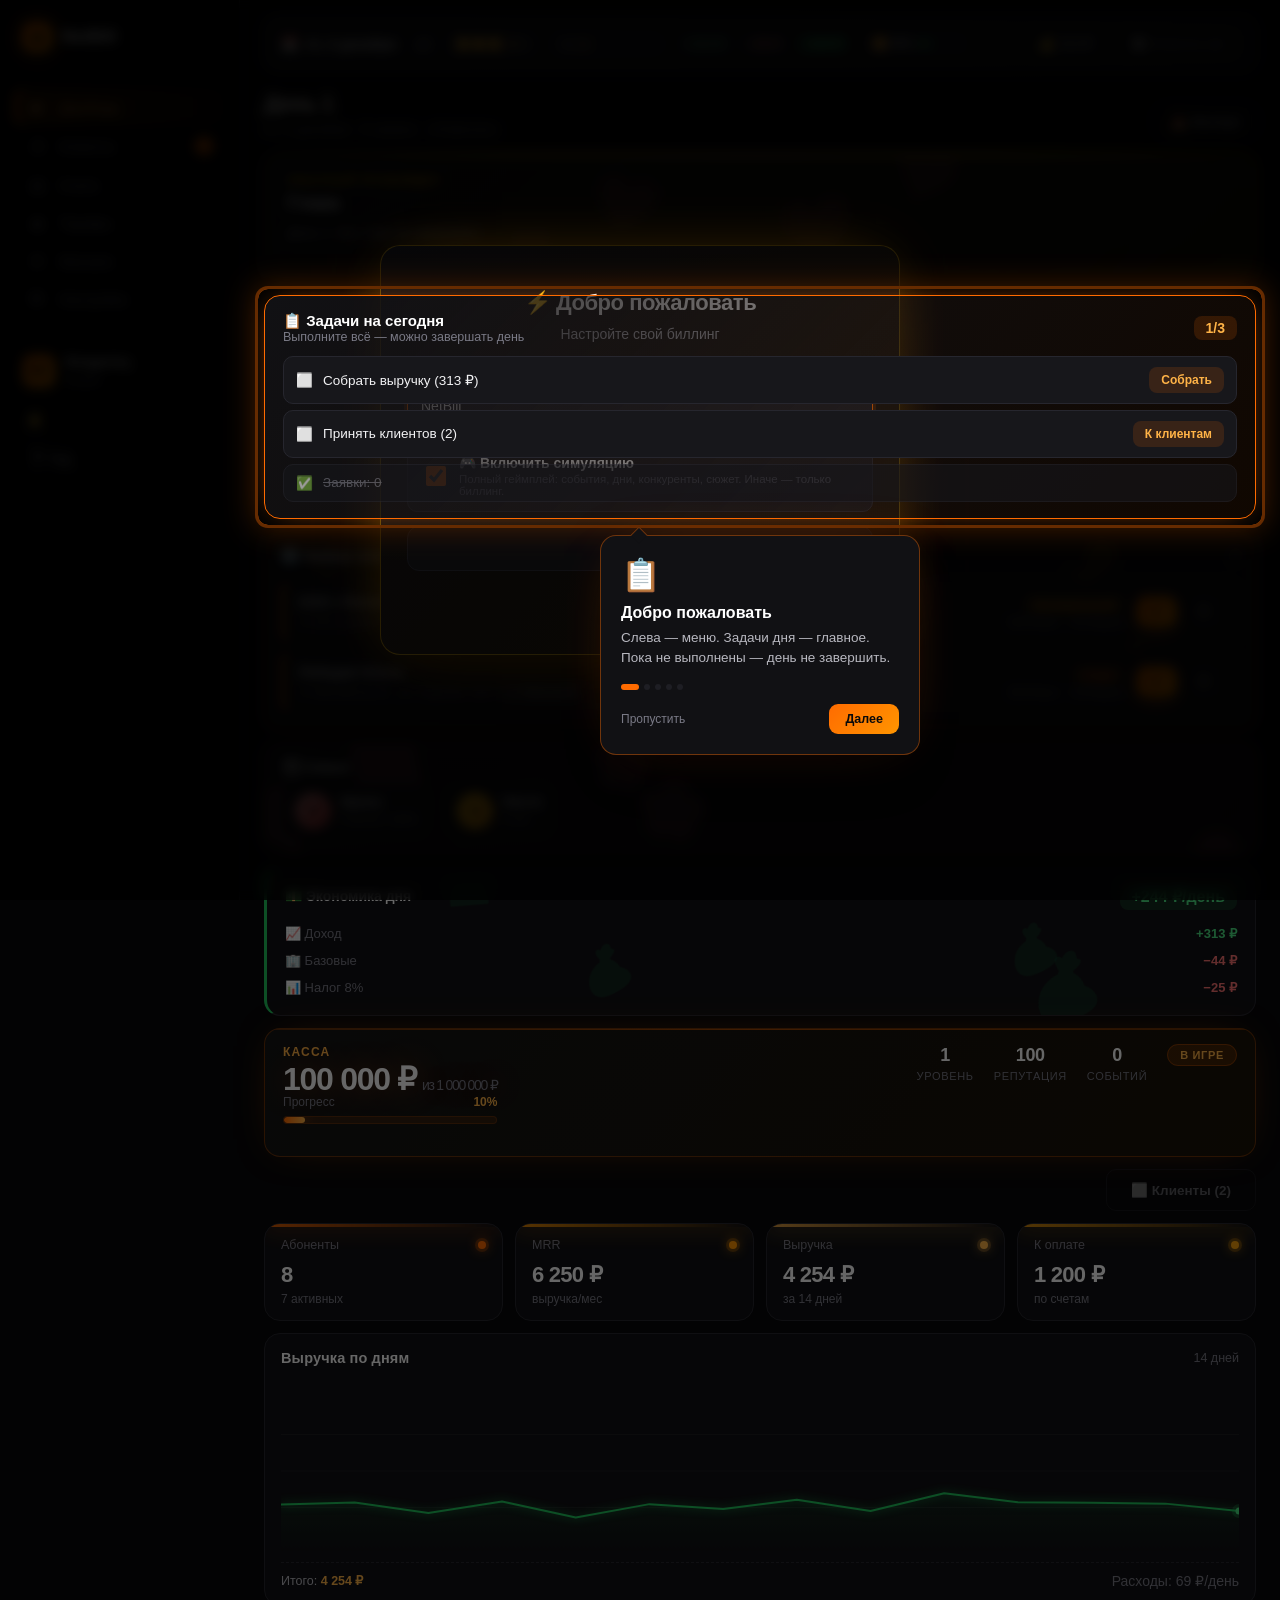
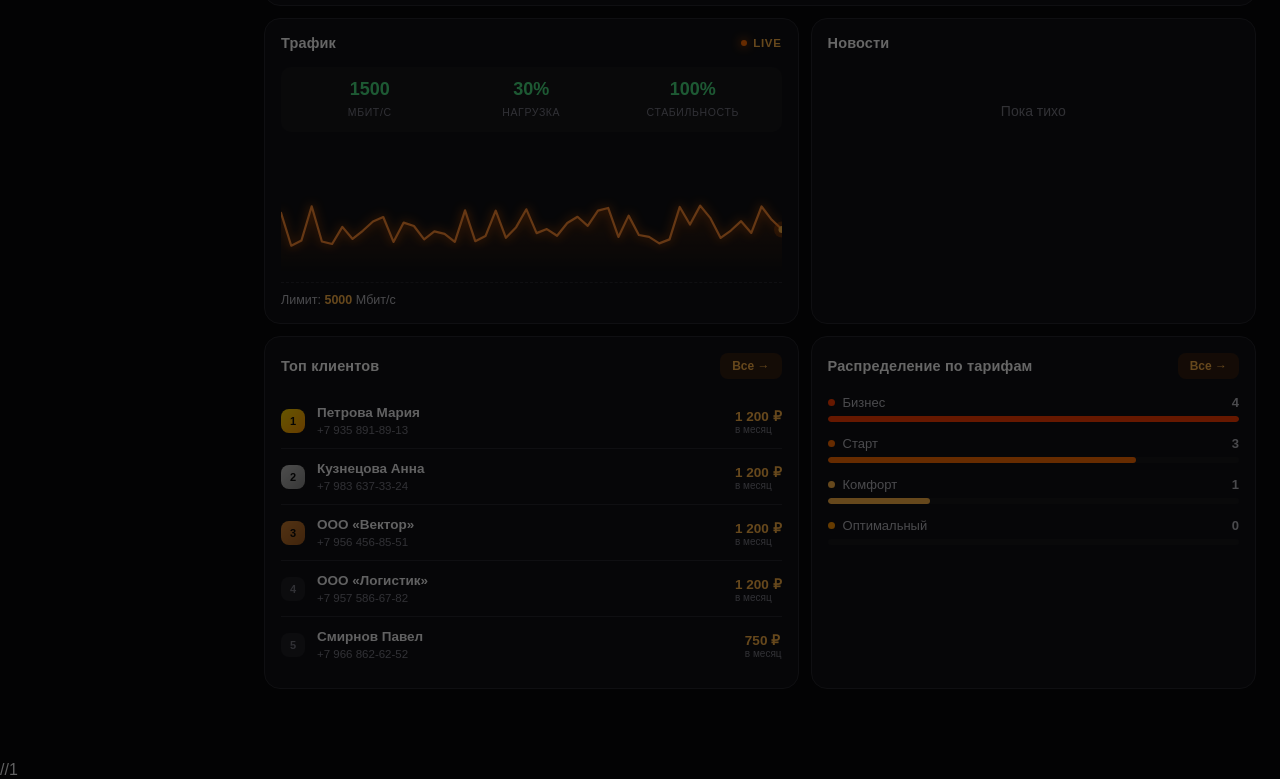
<file: isp_billing.html>
<!doctype html>
<html lang="ru">
<head>
<meta charset="utf-8">
<meta name="viewport" content="width=device-width, initial-scale=1">
<title>NetBill — Absolute Solver</title>
<link rel="stylesheet" href="isp_billing.css">
</head>
<body>
<div id="root"></div>
<div id="modal" class="modal hidden"></div>
<div id="toasts" class="toasts"></div>

<!-- Ядро -->
<script src="isp_billing_core.js"></script>
<script src="isp_billing_invoices.js"></script>
<script src="isp_billing_daily.js"></script>
<script src="isp_billing_employees.js"></script>
<script src="isp_billing_tariffs.js"></script>
<script src="isp_billing_chat.js"></script>
<script src="isp_billing_minigames.js"></script>
<script src="isp_billing_competitors.js"></script>
<script src="isp_billing_game.js"></script>

<!-- Сюжет и атмосфера -->
<script src="isp_billing_story.js"></script> 
<script src="isp_billing_atmosphere.js"></script>

<!-- Вьюхи и загрузка -->
<script src="isp_billing_staff.js"></script>
<script src="isp_billing_sim.js"></script>
<script src="isp_billing_charts.js"></script>
<script src="isp_billing_actions.js"></script>
<script src="isp_billing_boot.js"></script>
</body>
</html>

//1
</file>
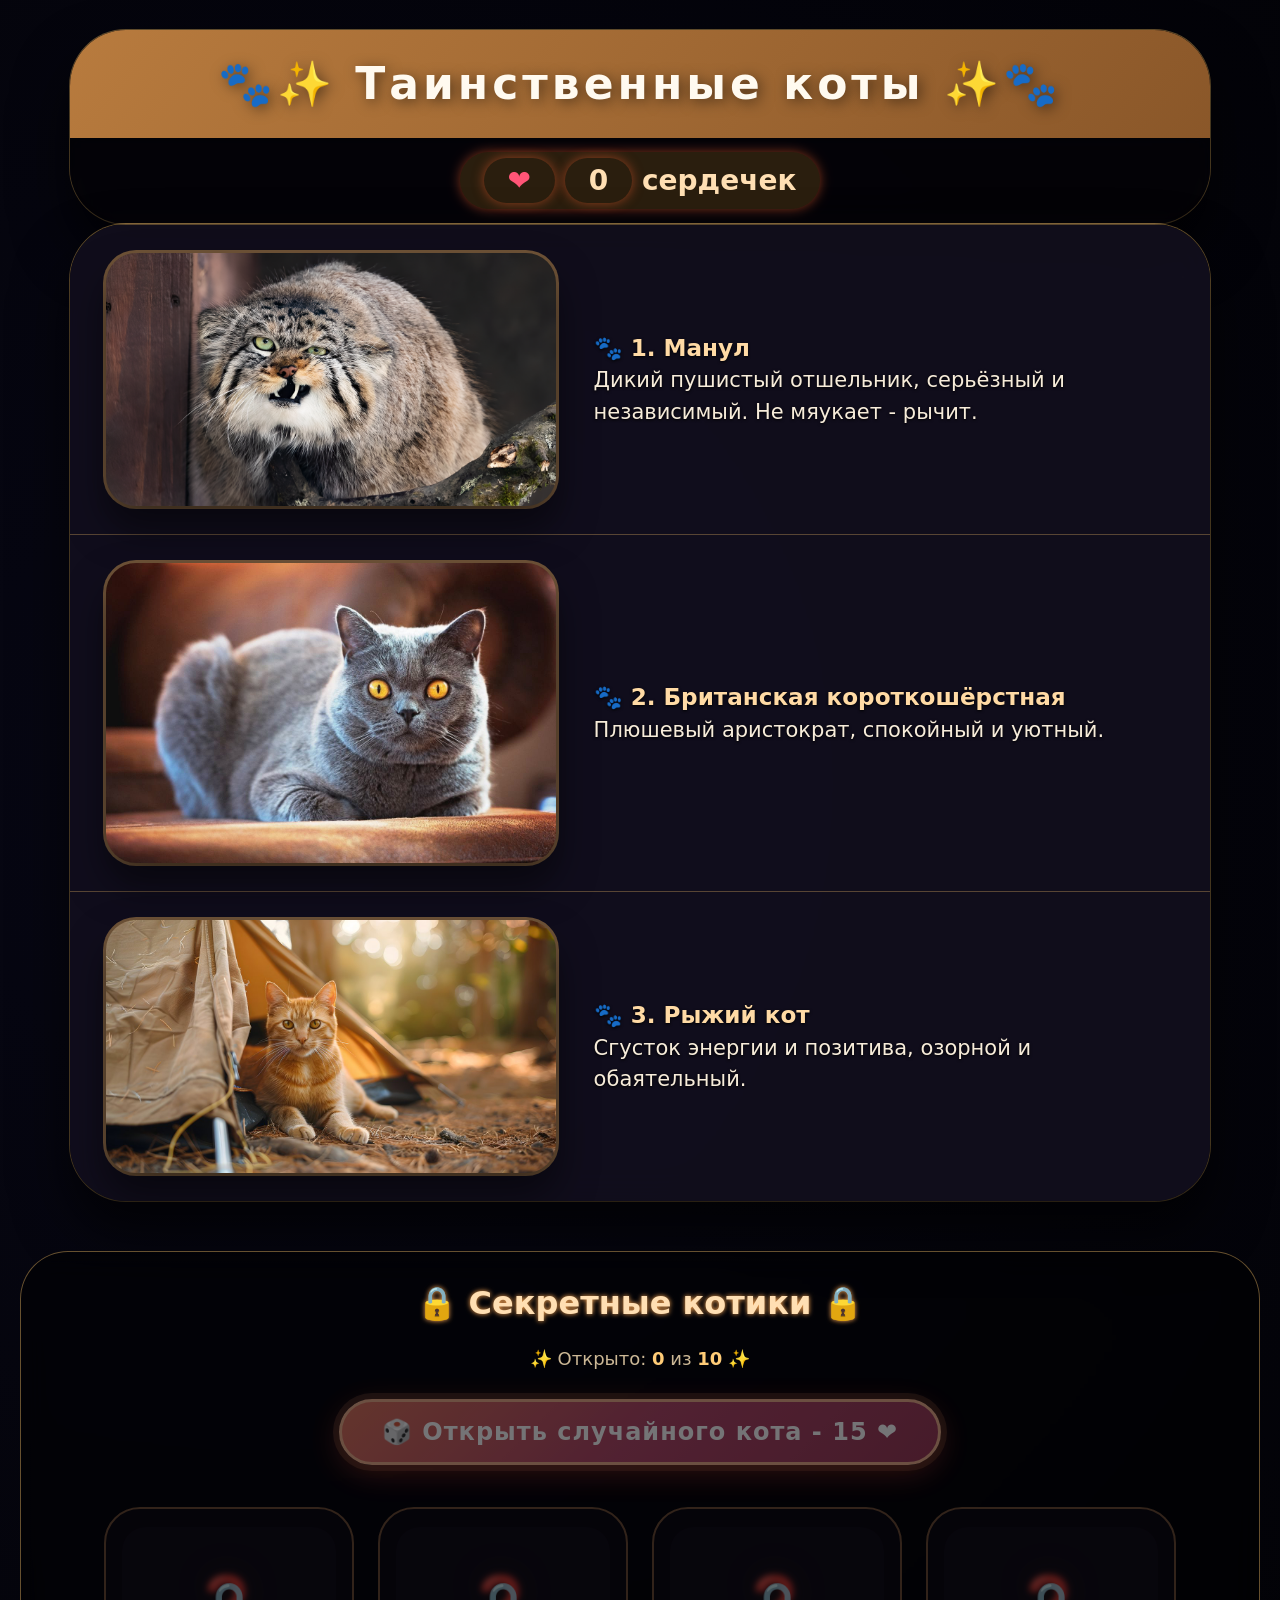
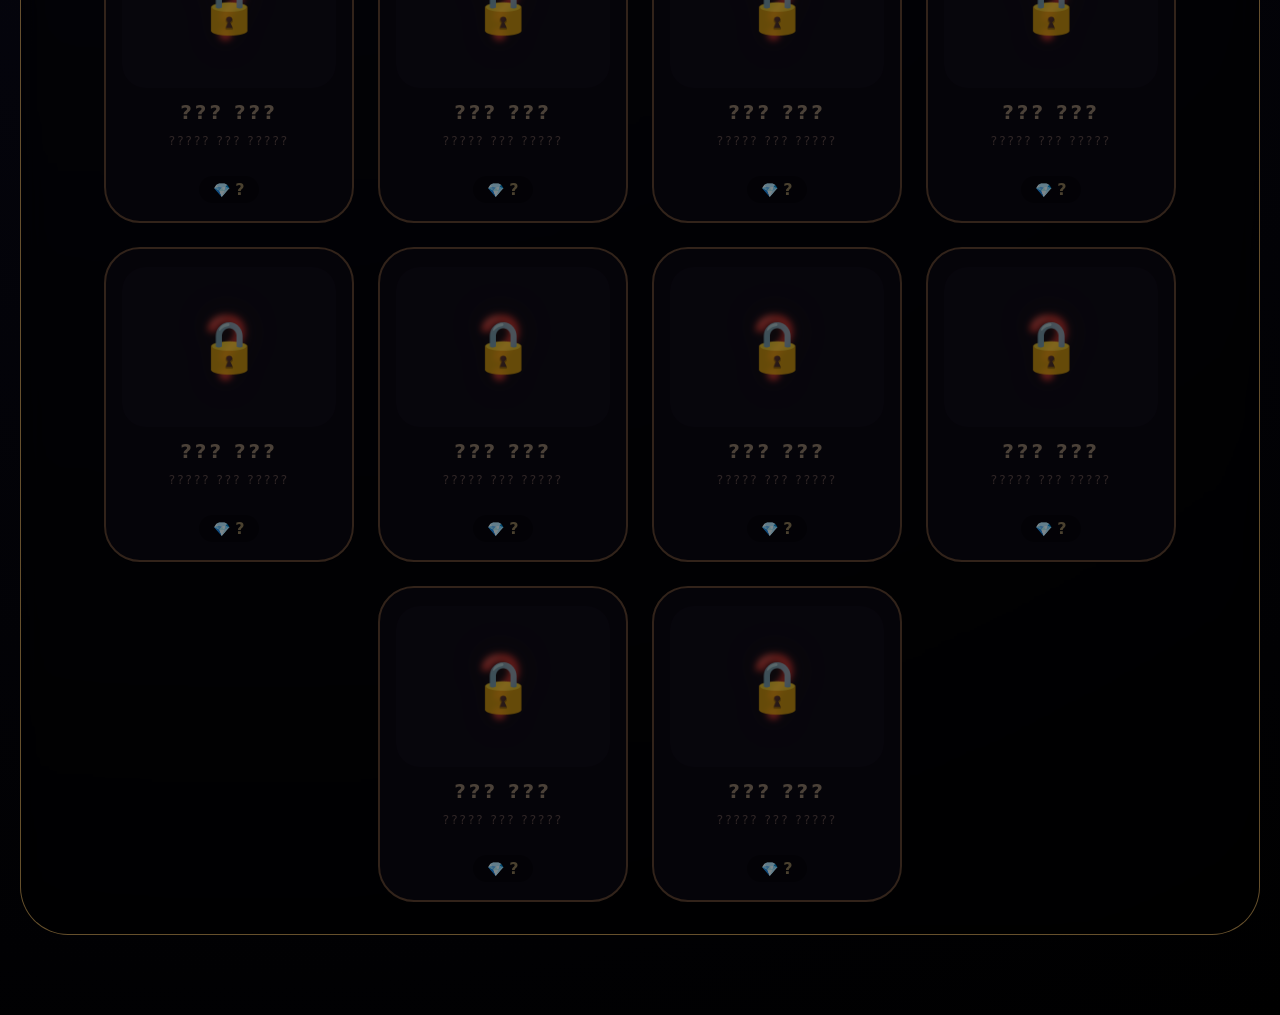
<file: Кошки.html>
<!DOCTYPE html>
<html lang="ru">
<head>
    <meta charset="UTF-8">
    <meta name="viewport" content="width=device-width, initial-scale=1.0, user-scalable=yes">
    <title>Таинственные коты ❤️ чеши, копи сердечки, открывай секретных</title>
    <style>
        * {
            margin: 0;
            padding: 0;
            box-sizing: border-box;
            user-select: none;
        }

        body {
            background: radial-gradient(circle at 20% 30%, #070714, #000000 100%);
            font-family: 'Segoe UI', 'Poppins', 'Roboto', system-ui, sans-serif;
            min-height: 100vh;
            padding: 30px 20px 60px;
            position: relative;
            overflow-x: hidden;
        }

        /* ========== 6 СЛОЁВ ПЫЛИНОК ========== */
        .dust-layer {
            position: fixed;
            top: 0;
            left: 0;
            width: 100%;
            height: 100%;
            pointer-events: none;
            z-index: 0;
        }
        .dust-1 {
            background-image: radial-gradient(3.5px 3.5px at 7% 23%, rgba(255, 210, 140, 0.9), transparent 70%),
                radial-gradient(4px 4px at 19% 64%, rgba(255, 185, 100, 0.85), transparent 72%),
                radial-gradient(2.8px 2.8px at 33% 11%, rgba(255, 225, 160, 0.95), transparent 70%),
                radial-gradient(3.2px 3.2px at 47% 45%, rgba(255, 200, 120, 0.9), transparent 70%),
                radial-gradient(3.8px 3.8px at 62% 81%, rgba(255, 215, 145, 0.85), transparent 72%),
                radial-gradient(4.2px 4.2px at 78% 28%, rgba(255, 190, 105, 0.8), transparent 70%),
                radial-gradient(4px 4px at 91% 67%, rgba(255, 230, 175, 0.95), transparent 72%);
            background-size: 280% 280%;
            animation: floatSlow 70s linear infinite alternate;
            filter: blur(0.4px);
        }
        .dust-2 {
            background-image: radial-gradient(1.2px 1.2px at 12% 33%, rgba(255, 245, 210, 1), transparent 60%),
                radial-gradient(1px 1px at 24% 71%, rgba(255, 235, 185, 0.95), transparent 62%),
                radial-gradient(1.5px 1.5px at 39% 18%, rgba(255, 250, 220, 1), transparent 60%),
                radial-gradient(1px 1px at 53% 88%, rgba(255, 225, 165, 0.9), transparent 62%),
                radial-gradient(1.3px 1.3px at 68% 44%, rgba(255, 240, 195, 0.95), transparent 60%),
                radial-gradient(1px 1px at 77% 62%, rgba(255, 215, 145, 0.9), transparent 62%),
                radial-gradient(1.6px 1.6px at 86% 19%, rgba(255, 255, 230, 0.95), transparent 60%);
            background-size: 200% 200%;
            animation: dashFast 24s linear infinite alternate;
            filter: blur(0.2px);
        }
        .dust-3 {
            background-image: radial-gradient(4.5px 4.5px at 14% 41%, rgba(255, 180, 80, 0.8), transparent 75%),
                radial-gradient(5px 5px at 36% 72%, rgba(255, 200, 110, 0.75), transparent 78%),
                radial-gradient(3.8px 3.8px at 58% 22%, rgba(255, 170, 70, 0.8), transparent 75%),
                radial-gradient(4.2px 4.2px at 74% 66%, rgba(255, 215, 135, 0.7), transparent 78%);
            background-size: 260% 260%;
            animation: glitterPulse 4s ease-in-out infinite alternate, floatMedium 40s linear infinite;
            opacity: 0.85;
        }
        .dust-4 {
            background-image: radial-gradient(1px 1px at 9% 26%, rgba(255, 250, 220, 0.9), transparent 55%),
                radial-gradient(1.2px 1.2px at 21% 58%, rgba(255, 240, 190, 0.85), transparent 58%),
                radial-gradient(1px 1px at 37% 12%, rgba(255, 255, 210, 0.95), transparent 55%),
                radial-gradient(1.1px 1.1px at 49% 79%, rgba(255, 230, 170, 0.9), transparent 58%),
                radial-gradient(1.4px 1.4px at 64% 33%, rgba(255, 245, 200, 0.85), transparent 55%);
            background-size: 210% 210%;
            animation: dashFast 18s linear infinite alternate;
        }
        .dust-5 {
            background-image: radial-gradient(0.8px 0.8px at 3% 45%, rgba(255, 220, 180, 0.7), transparent 60%),
                radial-gradient(0.9px 0.9px at 17% 82%, rgba(255, 200, 150, 0.7), transparent 60%),
                radial-gradient(0.8px 0.8px at 43% 13%, rgba(255, 240, 200, 0.8), transparent 60%),
                radial-gradient(0.7px 0.7px at 68% 51%, rgba(255, 210, 160, 0.7), transparent 60%);
            background-size: 300% 300%;
            animation: floatSlow 55s linear infinite alternate;
            opacity: 0.9;
        }
        .dust-6 {
            background-image: radial-gradient(2px 2px at 25% 85%, rgba(255, 160, 100, 0.6), transparent 70%),
                radial-gradient(1.5px 1.5px at 77% 33%, rgba(255, 180, 120, 0.7), transparent 70%),
                radial-gradient(2.2px 2.2px at 42% 12%, rgba(255, 200, 140, 0.8), transparent 70%);
            background-size: 250% 250%;
            animation: floatMedium 45s linear infinite;
            opacity: 0.7;
        }

        @keyframes floatSlow {
            0% {
                background-position: 0% 0%;
            }
            100% {
                background-position: 100% 100%;
            }
        }
        @keyframes dashFast {
            0% {
                background-position: 100% 0%;
            }
            100% {
                background-position: 0% 100%;
            }
        }
        @keyframes floatMedium {
            0% {
                background-position: 0% 50%;
            }
            100% {
                background-position: 100% 50%;
            }
        }
        @keyframes glitterPulse {
            0% {
                opacity: 0.55;
                transform: scale(0.98);
            }
            100% {
                opacity: 1;
                transform: scale(1.02);
            }
        }

        /* ===== ОСНОВНАЯ ТАБЛИЦА ===== */
        .cat-table {
            position: relative;
            z-index: 2;
            width: 92%;
            max-width: 1300px;
            margin: 0 auto;
            border-collapse: collapse;
            background: rgba(12, 10, 22, 0.55);
            backdrop-filter: blur(18px);
            border-radius: 56px;
            overflow: hidden;
            box-shadow: 0 30px 55px rgba(0, 0, 0, 0.7), 0 0 0 1px rgba(255, 200, 100, 0.4);
        }
        .title-cell {
            background: linear-gradient(130deg, #b87b3e, #8a5729);
            color: #fffaf0;
            font-size: 44px;
            font-weight: 800;
            text-align: center;
            padding: 28px 20px;
            letter-spacing: 4px;
            text-shadow: 3px 3px 14px rgba(0, 0, 0, 0.5);
        }
        .currency-bar {
            background: rgba(0, 0, 0, 0.6);
            backdrop-filter: blur(8px);
            text-align: center;
            font-size: 28px;
            font-weight: bold;
            color: #ffdfb3;
            padding: 14px 20px;
            border-bottom: 1px solid rgba(255, 200, 100, 0.3);
        }
        .currency-bar span {
            background: #2a1e0e;
            padding: 6px 24px;
            border-radius: 60px;
            display: inline-block;
            box-shadow: 0 0 12px rgba(255, 100, 50, 0.5);
        }
        .cat-row-cell {
            background: rgba(20, 18, 32, 0.7);
            border-top: 1px solid rgba(255, 200, 110, 0.3);
            transition: background 0.2s;
        }
        .cat-table tr:hover .cat-row-cell {
            background: rgba(35, 30, 55, 0.85);
        }
        .cat-content {
            display: flex;
            align-items: center;
            gap: 38px;
            padding: 28px 36px;
        }
        .image-wrapper {
            flex-shrink: 0;
            width: 44%;
            max-width: 450px;
            perspective: 700px;
        }
        .cat-img {
            display: block;
            width: 100%;
            height: auto;
            border-radius: 30px;
            box-shadow: 0 22px 38px rgba(0, 0, 0, 0.5), 0 0 0 3px rgba(255, 190, 100, 0.4);
            transition: transform 0.25s cubic-bezier(0.2, 0.9, 0.4, 1.1), box-shadow 0.2s;
            cursor: grab;
            background: #1a1428;
            min-height: 200px;
            object-fit: cover;
        }
        .cat-text {
            flex: 1;
            font-size: 21px;
            line-height: 1.5;
            color: #f7ecda;
            font-weight: 500;
            text-shadow: 0 1px 3px black;
        }
        .cat-text strong {
            color: #ffdaa5;
            font-size: 1.1em;
        }

        /* ===== СЕКЦИЯ СЕКРЕТНЫХ КОТИКОВ ===== */
        .shop-section {
            position: relative;
            z-index: 2;
            max-width: 1300px;
            margin: 50px auto 20px;
            background: rgba(0, 0, 0, 0.5);
            backdrop-filter: blur(15px);
            border-radius: 48px;
            padding: 32px 28px;
            border: 1px solid rgba(255, 200, 110, 0.4);
        }
        .shop-header {
            display: flex;
            flex-wrap: wrap;
            align-items: center;
            justify-content: center;
            gap: 20px;
            margin-bottom: 32px;
        }
        .shop-title {
            font-size: 32px;
            color: #ffdfb3;
            text-align: center;
            font-weight: bold;
            text-shadow: 0 0 5px #ffaa55;
            flex: 1 1 100%;
            margin-bottom: 6px;
        }
        .shop-stats {
            color: #ccb896;
            font-size: 18px;
            text-align: center;
            flex: 1 1 100%;
            margin-bottom: 10px;
        }
        .shop-stats span {
            color: #ffcc77;
            font-weight: bold;
        }

        /* Кнопка случайного открытия */
        .random-unlock-wrapper {
            text-align: center;
            margin-bottom: 10px;
            flex: 1 1 100%;
        }
        .random-unlock-btn {
            display: inline-block;
            background: linear-gradient(135deg, #ff6b4a, #d43d6b, #b8305a);
            border: 3px solid #ffaa77;
            padding: 16px 40px;
            border-radius: 60px;
            font-size: 24px;
            font-weight: bold;
            color: #fff;
            cursor: pointer;
            font-family: inherit;
            letter-spacing: 1px;
            box-shadow: 0 8px 32px rgba(255, 60, 30, 0.5), 0 0 0 6px rgba(255, 150, 80, 0.2);
            transition: all 0.3s ease;
            position: relative;
            overflow: hidden;
            animation: btnPulse 2.5s ease-in-out infinite;
        }
        .random-unlock-btn:hover {
            transform: translateY(-4px) scale(1.03);
            box-shadow: 0 14px 40px rgba(255, 60, 30, 0.7), 0 0 0 10px rgba(255, 150, 80, 0.35);
            border-color: #ffcc99;
        }
        .random-unlock-btn:active {
            transform: scale(0.96);
            transition: 0.1s;
        }
        .random-unlock-btn:disabled {
            opacity: 0.45;
            cursor: not-allowed;
            animation: none;
            filter: grayscale(30%);
        }
        .random-unlock-btn:disabled:hover {
            transform: none;
            box-shadow: 0 8px 32px rgba(255, 60, 30, 0.3);
            border-color: #997766;
        }
        @keyframes btnPulse {
            0%,
            100% {
                box-shadow: 0 8px 32px rgba(255, 60, 30, 0.5), 0 0 0 6px rgba(255, 150, 80, 0.2);
            }
            50% {
                box-shadow: 0 10px 38px rgba(255, 80, 40, 0.75), 0 0 0 14px rgba(255, 150, 80, 0.45);
            }
        }
        .btn-sparkle {
            position: absolute;
            pointer-events: none;
            width: 6px;
            height: 6px;
            background: #fff;
            border-radius: 50%;
            animation: sparkleFloat 1s ease-out forwards;
        }
        @keyframes sparkleFloat {
            0% {
                transform: translate(0, 0) scale(1);
                opacity: 1;
            }
            100% {
                transform: translate(var(--sx), var(--sy)) scale(0);
                opacity: 0;
            }
        }

        /* Сетка секретных котов */
        .hidden-cats-grid {
            display: flex;
            flex-wrap: wrap;
            justify-content: center;
            gap: 24px;
        }
        .cat-card {
            background: rgba(20, 15, 30, 0.8);
            border-radius: 36px;
            width: 250px;
            padding: 18px 16px;
            text-align: center;
            transition: all 0.35s ease;
            border: 2px solid rgba(255, 180, 80, 0.4);
            backdrop-filter: blur(5px);
            position: relative;
            overflow: hidden;
        }
        .cat-card.unlocked-card {
            border-color: rgba(255, 200, 100, 0.7);
            background: rgba(28, 20, 40, 0.85);
            cursor: default;
        }
        .cat-card.unlocked-card:hover {
            transform: translateY(-6px) scale(1.03);
            box-shadow: 0 20px 36px rgba(0, 0, 0, 0.55), 0 0 18px rgba(255, 160, 50, 0.35);
            border-color: #ffbb66;
        }
        .cat-card.locked-card {
            filter: brightness(0.55);
            background: rgba(10, 8, 18, 0.9);
            border-color: #5a4030;
            cursor: default;
            position: relative;
        }
        .cat-card.locked-card:hover {
            filter: brightness(0.65);
            transform: translateY(-3px);
            border-color: #7a5a40;
        }
        .cat-card .card-img-wrap {
            width: 100%;
            aspect-ratio: 1 / 0.75;
            border-radius: 24px;
            overflow: hidden;
            margin-bottom: 12px;
            position: relative;
            background: #1a1428;
            display: flex;
            align-items: center;
            justify-content: center;
        }
        .cat-card .card-img-wrap img {
            width: 100%;
            height: 100%;
            object-fit: cover;
            display: block;
        }
        .cat-card.locked-card .card-img-wrap {
            background: #0d0a16;
        }
        .locked-placeholder {
            font-size: 60px;
            opacity: 0.7;
            filter: blur(3px);
            letter-spacing: 6px;
            color: #665544;
            text-shadow: 0 0 30px #332211;
        }
        .locked-overlay {
            position: absolute;
            inset: 0;
            display: flex;
            align-items: center;
            justify-content: center;
            font-size: 50px;
            opacity: 0.8;
            pointer-events: none;
        }
        .cat-card h3 {
            color: #ffcd94;
            font-size: 20px;
            margin: 6px 0;
            min-height: 28px;
        }
        .cat-card.locked-card h3 {
            color: #887766;
            letter-spacing: 3px;
        }
        .cat-card .card-desc {
            font-size: 12px;
            color: #bbaacc;
            margin: 4px 0 10px;
            min-height: 32px;
            line-height: 1.3;
        }
        .cat-card.locked-card .card-desc {
            color: #554444;
            letter-spacing: 2px;
        }
        .cat-card .rarity-badge {
            display: inline-block;
            font-size: 16px;
            font-weight: bold;
            color: #ffcc88;
            background: rgba(0, 0, 0, 0.4);
            padding: 4px 14px;
            border-radius: 30px;
        }
        .cat-card.locked-card .rarity-badge {
            color: #887755;
        }
        .rarity-badge::before {
            content: "💎 ";
            font-size: 14px;
        }

        /* Подсветка при прокрутке (rolling) */
        .cat-card.rolling-highlight {
            animation: cardGlow 0.18s ease-in-out;
            border-color: #ffdd44 !important;
            box-shadow: 0 0 40px #ffaa00, 0 0 80px #ff6600 !important;
            transform: scale(1.1) !important;
            z-index: 20 !important;
            filter: brightness(1.3) !important;
        }
        @keyframes cardGlow {
            0% {
                transform: scale(1.02);
                box-shadow: 0 0 15px #ffaa00;
            }
            50% {
                transform: scale(1.14);
                box-shadow: 0 0 55px #ffbb00, 0 0 100px #ff8800;
            }
            100% {
                transform: scale(1.06);
                box-shadow: 0 0 35px #ffaa00, 0 0 70px #ff6600;
            }
        }
        .cat-card.big-reveal {
            animation: revealBoom 0.7s ease-out;
            border-color: #ffdd88 !important;
            filter: brightness(1.5) !important;
        }
        @keyframes revealBoom {
            0% {
                transform: scale(1.2);
                filter: brightness(3);
                box-shadow: 0 0 100px #ffffff, 0 0 200px #ffcc00;
            }
            60% {
                transform: scale(0.94);
                filter: brightness(1.1);
            }
            100% {
                transform: scale(1);
                filter: brightness(1);
                box-shadow: 0 0 20px #ffaa44;
            }
        }

        /* ===== АНИМАЦИИ ЭФФЕКТОВ ===== */
        .floating-heart {
            position: fixed;
            pointer-events: none;
            z-index: 10000;
            font-size: 28px;
            filter: drop-shadow(0 0 6px #ff5577);
            animation: heartFly 0.8s ease-out forwards;
        }
        @keyframes heartFly {
            0% {
                opacity: 1;
                transform: translate(0, 0) scale(1);
            }
            100% {
                opacity: 0;
                transform: translate(var(--dx, -20px), var(--dy, -120px)) scale(1.6);
            }
        }
        .confetti {
            position: fixed;
            width: 10px;
            height: 10px;
            pointer-events: none;
            z-index: 10001;
            border-radius: 2px;
            animation: confettiFall 1.2s ease-out forwards;
        }
        @keyframes confettiFall {
            0% {
                transform: translateY(0) rotate(0deg);
                opacity: 1;
            }
            100% {
                transform: translateY(220px) rotate(360deg);
                opacity: 0;
            }
        }
        .scratch-spark {
            position: fixed;
            width: 8px;
            height: 8px;
            background: radial-gradient(circle, #ffaa66, #ff4400);
            border-radius: 50%;
            pointer-events: none;
            animation: sparkFade 0.4s ease-out forwards;
            z-index: 9999;
        }
        @keyframes sparkFade {
            0% {
                transform: scale(1);
                opacity: 1;
            }
            100% {
                transform: scale(0);
                opacity: 0;
            }
        }
        .toast-msg {
            position: fixed;
            bottom: 30px;
            left: 50%;
            transform: translateX(-50%);
            background: #ffb347;
            color: #2c1a0a;
            padding: 14px 28px;
            border-radius: 60px;
            font-weight: bold;
            font-size: 18px;
            z-index: 10002;
            box-shadow: 0 0 30px gold;
            animation: toastIn 0.4s ease-out, toastOut 0.4s 2.6s ease-in forwards;
            pointer-events: none;
            text-align: center;
            max-width: 90vw;
        }
        @keyframes toastIn {
            from {
                opacity: 0;
                transform: translateX(-50%) translateY(40px);
            }
            to {
                opacity: 1;
                transform: translateX(-50%) translateY(0);
            }
        }
        @keyframes toastOut {
            from {
                opacity: 1;
            }
            to {
                opacity: 0;
                transform: translateX(-50%) translateY(-30px);
            }
        }
        .screen-flash {
            position: fixed;
            inset: 0;
            background: rgba(255, 200, 100, 0.3);
            pointer-events: none;
            z-index: 9998;
            animation: flashBoom 0.6s ease-out forwards;
        }
        @keyframes flashBoom {
            0% {
                opacity: 0.9;
            }
            100% {
                opacity: 0;
            }
        }

        @media (max-width: 780px) {
            .cat-content {
                flex-direction: column;
                padding: 20px;
                gap: 20px;
            }
            .image-wrapper {
                width: 100%;
                max-width: 320px;
            }
            .cat-text {
                text-align: center;
                font-size: 18px;
            }
            .title-cell {
                font-size: 32px;
            }
            .random-unlock-btn {
                font-size: 19px;
                padding: 14px 28px;
            }
            .cat-card {
                width: 200px;
                padding: 14px 10px;
            }
            .cat-card h3 {
                font-size: 17px;
            }
            .shop-title {
                font-size: 24px;
            }
        }
    </style>
</head>
<body>

    <div class="dust-layer dust-1"></div>
    <div class="dust-layer dust-2"></div>
    <div class="dust-layer dust-3"></div>
    <div class="dust-layer dust-4"></div>
    <div class="dust-layer dust-5"></div>
    <div class="dust-layer dust-6"></div>

    <!-- Заголовок и баланс -->
    <table class="cat-table">
        <tr><td class="title-cell" colspan="1">🐾✨ Таинственные коты ✨🐾</td></tr>
        <tr><td class="currency-bar"><span><span style="color:#ff5577;">❤️</span> <span id="heartBalance">0</span> сердечек</span></td></tr>
    </table>

    <!-- Основные коты (всегда видны) -->
    <table class="cat-table" id="catsTable">
        <tbody id="catsTableBody">
            <tr>
                <td class="cat-row-cell">
                    <div class="cat-content" data-cat-row>
                        <div class="image-wrapper"><img src="images/manul.png" class="cat-img" data-cat-img alt="Манул"></div>
                        <div class="cat-text"><strong>🐾 1. Манул</strong><br>Дикий пушистый отшельник, серьёзный и независимый. Не мяукает - рычит.</div>
                    </div>
                </td>
            </tr>
            <tr>
                <td class="cat-row-cell">
                    <div class="cat-content" data-cat-row>
                        <div class="image-wrapper"><img src="images/british-shorthair.jpg" class="cat-img" data-cat-img alt="Британская короткошёрстная"></div>
                        <div class="cat-text"><strong>🐾 2. Британская короткошёрстная</strong><br>Плюшевый аристократ, спокойный и уютный.</div>
                    </div>
                </td>
            </tr>
            <tr>
                <td class="cat-row-cell">
                    <div class="cat-content" data-cat-row>
                        <div class="image-wrapper"><img src="images/orange-cat.jpg" class="cat-img" data-cat-img alt="Рыжий кот"></div>
                        <div class="cat-text"><strong>🐾 3. Рыжий кот</strong><br>Сгусток энергии и позитива, озорной и обаятельный.</div>
                    </div>
                </td>
            </tr>
        </tbody>
    </table>

    <!-- Секция секретных котиков -->
    <div class="shop-section" id="shopSection">
        <div class="shop-header">
            <div class="shop-title">🔒 Секретные котики 🔒</div>
            <div class="shop-stats">✨ Открыто: <span id="unlockedCount">0</span> из <span id="totalSecretCount">10</span> ✨</div>
            <div class="random-unlock-wrapper">
                <button class="random-unlock-btn" id="randomUnlockBtn" title="Открыть случайного секретного кота!">
                    🎲 Открыть случайного кота - 15 ❤️
                </button>
            </div>
        </div>
        <div class="hidden-cats-grid" id="hiddenCatsGrid"></div>
    </div>

    <script>
        (function() {
            // ============ ДАННЫЕ КОТОВ ============
            const initialCats = [
                { id: "manul", name: "Манул", desc: "Дикий пушистый отшельник, серьёзный и независимый. Не мяукает - рычит.",
                    img: "images/manul.png" },
                { id: "british", name: "Британская короткошёрстная",
                    desc: "Плюшевый аристократ, спокойный и уютный.", img: "images/british-shorthair.jpg" },
                { id: "orange", name: "Рыжий кот", desc: "Сгусток энергии и позитива, озорной и обаятельный.",
                    img: "images/orange-cat.jpg" },
            ];

            const secretCats = [
                { id: "siamese", name: "Сиамский кот",
                    desc: "Элегантный, голубоглазый и очень разговорчивый. Любит быть в центре внимания.", rarity: 12,
                    img: "images/siamese.jpg" },
                { id: "maine-coon", name: "Мейн-кун",
                    desc: "Добрый гигант с кисточками на ушах. Обожает воду и предан как пёс.", rarity: 20,
                    img: "images/maine-coon.jpg" },
                { id: "sphynx", name: "Сфинкс", desc: "Лысый, но невероятно тёплый и ласковый. Любит спать под одеялом.",
                    rarity: 25, img: "images/sphynx.jpg" },
                { id: "scottish-fold", name: "Шотландская вислоухая",
                    desc: "Вечно удивлённый взгляд, мягкий характер и любовь к столбику.", rarity: 30,
                    img: "images/scottish-fold.jpg" },
                { id: "bengal", name: "Бенгальский кот",
                    desc: "Дикая грация в домашних условиях. Любит прыгать и играть с водой.", rarity: 40,
                    img: "images/bengal.jpg" },
                { id: "persian", name: "Персидский кот",
                    desc: "Пушистый аристократ с роскошной шубой и спокойным нравом.", rarity: 18,
                    img: "images/persian.jpg" },
                { id: "ragdoll", name: "Рэгдолл",
                    desc: "Нежная «тряпичная кукла», расслабляется в руках и обожает объятия.", rarity: 22,
                    img: "images/ragdoll.jpg" },
                { id: "abyssinian", name: "Абиссинский кот",
                    desc: "Активный и любознательный, словно маленькая пума.", rarity: 16, img: "images/abyssinian.png" },
                { id: "russian-blue", name: "Русская голубая",
                    desc: "Серебристая шерсть, изумрудные глаза и загадочная душа.", rarity: 19,
                    img: "images/russian-blue.webp" },
                { id: "siberian", name: "Сибирский кот",
                    desc: "Мощный, пушистый, гипоаллергенный и очень умный.", rarity: 28, img: "images/siberian.png" },
            ];

            const RANDOM_UNLOCK_COST = 15;

            // ============ СОСТОЯНИЕ ============
            let heartBalance = 0;
            const unlockedSecretIds = new Set();

            // ============ DOM-ЭЛЕМЕНТЫ ============
            const balanceSpan = document.getElementById("heartBalance");
            const catsTableBody = document.getElementById("catsTableBody");
            const hiddenGrid = document.getElementById("hiddenCatsGrid");
            const randomUnlockBtn = document.getElementById("randomUnlockBtn");
            const unlockedCountSpan = document.getElementById("unlockedCount");
            const totalSecretCountSpan = document.getElementById("totalSecretCount");

            totalSecretCountSpan.textContent = secretCats.length;

            // ============ ВСПОМОГАТЕЛЬНЫЕ ФУНКЦИИ ============
            function spawnSpark(x, y, count = 6) {
                for (let i = 0; i < count; i++) {
                    const spark = document.createElement('div');
                    spark.className = 'scratch-spark';
                    spark.style.left = (x + (Math.random() - 0.5) * 35) + 'px';
                    spark.style.top = (y + (Math.random() - 0.5) * 35) + 'px';
                    spark.style.width = (Math.random() * 6 + 4) + 'px';
                    spark.style.height = spark.style.width;
                    document.body.appendChild(spark);
                    setTimeout(() => spark.remove(), 400);
                }
            }

            function spawnConfetti(x, y, count = 70) {
                for (let i = 0; i < count; i++) {
                    const conf = document.createElement('div');
                    conf.className = 'confetti';
                    conf.style.left = (x + (Math.random() - 0.5) * 140) + 'px';
                    conf.style.top = (y + (Math.random() - 0.5) * 80) + 'px';
                    conf.style.background = `hsl(${Math.random() * 360}, 80%, 60%)`;
                    conf.style.width = (Math.random() * 9 + 4) + 'px';
                    conf.style.height = conf.style.width;
                    conf.style.transform = `rotate(${Math.random() * 360}deg)`;
                    conf.style.animationDuration = (0.8 + Math.random() * 0.8) + 's';
                    document.body.appendChild(conf);
                    setTimeout(() => conf.remove(), 1400);
                }
            }

            function spawnVisualHearts(x, y, count = 8) {
                for (let i = 0; i < count; i++) {
                    const heart = document.createElement('div');
                    heart.className = 'floating-heart';
                    const hearts = ['❤️', '💖', '💗', '💓', '💕', '💞', '❤️‍🔥', '🧡'];
                    heart.textContent = hearts[Math.floor(Math.random() * hearts.length)];
                    heart.style.left = (x - 10) + 'px';
                    heart.style.top = (y - 10) + 'px';
                    const dx = (Math.random() - 0.5) * 90;
                    const dy = -Math.random() * 120 - 40;
                    heart.style.setProperty('--dx', dx + 'px');
                    heart.style.setProperty('--dy', dy + 'px');
                    heart.style.animationDuration = (0.6 + Math.random() * 0.6) + 's';
                    heart.style.fontSize = (20 + Math.random() * 24) + 'px';
                    document.body.appendChild(heart);
                    setTimeout(() => heart.remove(), 1000);
                }
            }

            function showToast(message, duration = 3000) {
                const toast = document.createElement('div');
                toast.className = 'toast-msg';
                toast.textContent = message;
                document.body.appendChild(toast);
                setTimeout(() => toast.remove(), duration);
            }

            function flashScreen() {
                const flash = document.createElement('div');
                flash.className = 'screen-flash';
                document.body.appendChild(flash);
                setTimeout(() => flash.remove(), 600);
            }

            function addHearts(amount, x, y) {
                heartBalance += amount;
                balanceSpan.textContent = heartBalance;
                // Визуальный +N
                const plus = document.createElement('div');
                plus.className = 'floating-heart';
                plus.textContent = `+${amount}❤️`;
                plus.style.left = (x - 20) + 'px';
                plus.style.top = (y - 30) + 'px';
                plus.style.fontSize = '26px';
                plus.style.fontWeight = 'bold';
                plus.style.color = '#ffcc88';
                plus.style.setProperty('--dx', (Math.random() * 40 - 20) + 'px');
                plus.style.setProperty('--dy', (-50 - Math.random() * 40) + 'px');
                document.body.appendChild(plus);
                setTimeout(() => plus.remove(), 700);
                updateUIState();
            }

            function updateUIState() {
                // Обновление кнопки случайного открытия
                const remainingLocked = secretCats.filter(c => !unlockedSecretIds.has(c.id)).length;
                if (remainingLocked === 0) {
                    randomUnlockBtn.disabled = true;
                    randomUnlockBtn.textContent = '🎉 Все коты открыты! 🎉';
                } else if (heartBalance < RANDOM_UNLOCK_COST) {
                    randomUnlockBtn.disabled = true;
                    randomUnlockBtn.textContent = `🎲 Открыть случайного кота - ${RANDOM_UNLOCK_COST} ❤️`;
                } else {
                    randomUnlockBtn.disabled = false;
                    randomUnlockBtn.textContent = `🎲 Открыть случайного кота - ${RANDOM_UNLOCK_COST} ❤️`;
                }
                unlockedCountSpan.textContent = unlockedSecretIds.size;
            }

            // ============ ДЕТЕКТОР ЧЕСАНИЯ ============
            function attachScratch(imgElement, onScratch) {
                let positions = [];
                let prevDir = 0;
                const REQUIRED = 3;
                const WINDOW = 350;
                const MIN_SPEED = 0.22;

                function reset() {
                    positions = [];
                    prevDir = 0;
                }

                imgElement.addEventListener('mousemove', (e) => {
                    const now = performance.now();
                    const x = e.clientX;
                    const y = e.clientY;
                    positions.push({ x, y, t: now });
                    while (positions.length && now - positions[0].t > WINDOW) positions.shift();
                    if (positions.length < 5) return;
                    let dist = 0,
                        dt = 0;
                    for (let i = positions.length - 3; i < positions.length - 1 && i >= 0; i++) {
                        const p1 = positions[i];
                        const p2 = positions[i + 1];
                        const d = Math.hypot(p2.x - p1.x, p2.y - p1.y);
                        const t = p2.t - p1.t;
                        if (t > 0) { dist += d;
                            dt += t; }
                    }
                    const speed = dt ? dist / dt : 0;
                    if (speed < MIN_SPEED) return;
                    let cnt = 0,
                        prev = 0;
                    for (let i = 1; i < positions.length; i++) {
                        const dx = positions[i].x - positions[i - 1].x;
                        const dir = dx === 0 ? 0 : (dx > 0 ? 1 : -1);
                        if (prev !== 0 && dir !== 0 && dir !== prev) cnt++;
                        prev = dir;
                    }
                    if (cnt >= REQUIRED) {
                        onScratch(x, y);
                        reset();
                    }
                });
                imgElement.addEventListener('mouseleave', reset);
                imgElement.addEventListener('touchmove', (e) => {
                    // Базовая поддержка тач-чесания
                    const touch = e.touches[0];
                    if (!touch) return;
                    const now = performance.now();
                    positions.push({ x: touch.clientX, y: touch.clientY, t: now });
                    while (positions.length && now - positions[0].t > WINDOW) positions.shift();
                    if (positions.length < 5) return;
                    let cnt = 0,
                        prev = 0;
                    for (let i = 1; i < positions.length; i++) {
                        const dx = positions[i].x - positions[i - 1].x;
                        const dir = dx === 0 ? 0 : (dx > 0 ? 1 : -1);
                        if (prev !== 0 && dir !== 0 && dir !== prev) cnt++;
                        prev = dir;
                    }
                    if (cnt >= REQUIRED) {
                        onScratch(touch.clientX, touch.clientY);
                        reset();
                    }
                }, { passive: true });
                imgElement.addEventListener('touchend', reset);
            }

            // ============ 3D ЭФФЕКТ ============
            function attach3DEffect(wrapper, img) {
                if (!wrapper || !img) return;
                const baseShadow = '0 22px 38px rgba(0,0,0,0.5), 0 0 0 3px rgba(255,190,100,0.4)';
                let onImg = false;
                wrapper.addEventListener('mousemove', (e) => {
                    onImg = true;
                    const rect = img.getBoundingClientRect();
                    const cx = rect.left + rect.width / 2;
                    const cy = rect.top + rect.height / 2;
                    const dx = e.clientX - cx;
                    const dy = e.clientY - cy;
                    const rotY = (dx / (rect.width / 2)) * 6.5;
                    const rotX = (-dy / (rect.height / 2)) * 6.5;
                    img.style.transform =
                        `perspective(600px) rotateX(${rotX}deg) rotateY(${rotY}deg) scale(1.02)`;
                    const intensity = 1 - Math.min(1, Math.hypot(dx, dy) / Math.hypot(rect.width / 2, rect.height /
                        2)) * 0.65;
                    const border = 3 + intensity * 7;
                    const glow = 20 + intensity * 55;
                    img.style.boxShadow =
                        `0 24px 42px rgba(0,0,0,0.6), 0 0 0 ${border}px rgba(255,180,70,${0.4 + intensity * 0.55}), 0 0 ${glow}px rgba(255,130,30,${0.3 + intensity * 0.6})`;
                });
                wrapper.addEventListener('mouseleave', () => {
                    onImg = false;
                    img.style.transform = '';
                    img.style.boxShadow = baseShadow;
                });
            }

            function attachCatHandlers(rowElement) {
                const img = rowElement.querySelector('.cat-img');
                const wrapper = rowElement.querySelector('.image-wrapper');
                if (img) {
                    attachScratch(img, (x, y) => {
                        const earn = Math.floor(Math.random() * 3) + 1;
                        addHearts(earn, x, y);
                        spawnVisualHearts(x, y, 6);
                        spawnSpark(x, y);
                    });
                    attach3DEffect(wrapper, img);
                }
            }

            // ============ ДОБАВЛЕНИЕ КОТА В ТАБЛИЦУ ============
            function addCatToTable(cat) {
                const tr = document.createElement('tr');
                tr.innerHTML = `
                    <td class="cat-row-cell">
                        <div class="cat-content" data-cat-row>
                            <div class="image-wrapper">
                                <img src="${cat.img}" class="cat-img" data-cat-img alt="${cat.name}">
                            </div>
                            <div class="cat-text"><strong>🐾 ${cat.name}</strong><br>${cat.desc}</div>
                        </div>
                    </td>`;
                catsTableBody.appendChild(tr);
                const contentDiv = tr.querySelector('.cat-content');
                attachCatHandlers(contentDiv);
                // Плавное появление
                tr.style.opacity = '0';
                tr.style.transform = 'translateY(20px)';
                tr.style.transition = 'all 0.5s ease';
                requestAnimationFrame(() => {
                    tr.style.opacity = '1';
                    tr.style.transform = 'translateY(0)';
                });
            }

            // ============ РЕНДЕР СЕТКИ СЕКРЕТНЫХ КОТОВ ============
            function renderSecretGrid() {
                hiddenGrid.innerHTML = '';
                secretCats.forEach(cat => {
                    const isUnlocked = unlockedSecretIds.has(cat.id);
                    const card = document.createElement('div');
                    card.className = `cat-card ${isUnlocked ? 'unlocked-card' : 'locked-card'}`;
                    card.setAttribute('data-id', cat.id);

                    if (isUnlocked) {
                        card.innerHTML = `
                            <div class="card-img-wrap">
                                <img src="${cat.img}" alt="${cat.name}" onerror="this.style.display='none';this.parentElement.querySelector('.fallback-emoji').style.display='flex';">
                                <span class="fallback-emoji" style="display:none;position:absolute;inset:0;align-items:center;justify-content:center;font-size:50px;">🐱</span>
                            </div>
                            <h3>${cat.name}</h3>
                            <p class="card-desc">${cat.desc}</p>
                            <span class="rarity-badge">${cat.rarity}</span>
                        `;
                    } else {
                        card.innerHTML = `
                            <div class="card-img-wrap">
                                <div class="locked-placeholder">❓</div>
                                <div class="locked-overlay">🔒</div>
                            </div>
                            <h3>??? ???</h3>
                            <p class="card-desc">????? ??? ?????</p>
                            <span class="rarity-badge">?</span>
                        `;
                    }
                    hiddenGrid.appendChild(card);
                });
                updateUIState();
            }

            // ============ СЛУЧАЙНОЕ ОТКРЫТИЕ ============
            function getLockedCats() {
                return secretCats.filter(c => !unlockedSecretIds.has(c.id));
            }

            function getLockedCardElements() {
                const cards = hiddenGrid.querySelectorAll('.cat-card.locked-card');
                return Array.from(cards);
            }

            async function randomUnlock() {
                const locked = getLockedCats();
                if (locked.length === 0) {
                    showToast('🎉 Все секретные коты уже открыты! Поздравляем! 🎉', 3500);
                    return;
                }
                if (heartBalance < RANDOM_UNLOCK_COST) {
                    showToast('Не хватает сердечек ❤️ - чеши котиков!', 2000);
                    return;
                }

                // Списываем сердечки
                heartBalance -= RANDOM_UNLOCK_COST;
                balanceSpan.textContent = heartBalance;
                updateUIState();

                // Отключаем кнопку на время анимации
                randomUnlockBtn.disabled = true;

                // Выбираем случайного кота заранее
                const chosenIndex = Math.floor(Math.random() * locked.length);
                const chosenCat = locked[chosenIndex];

                // Получаем карточки заблокированных котов
                const lockedCards = getLockedCardElements();
                if (lockedCards.length === 0) {
                    // Редкий случай: DOM не обновлён, просто открываем
                    finishUnlock(chosenCat);
                    return;
                }

                // Анимация прокрутки
                const totalTicks = 12 + Math.floor(Math.random() * 8); // 12-19 тиков
                const initialDelay = 60;
                const finalDelay = 350;

                let prevCard = null;
                for (let i = 0; i < totalTicks; i++) {
                    const progress = i / totalTicks;
                    const delay = initialDelay + (finalDelay - initialDelay) * Math.pow(progress, 1.8);
                    const cardIndex = i % lockedCards.length;
                    const currentCard = lockedCards[cardIndex];

                    // Снимаем подсветку с предыдущей
                    if (prevCard && prevCard !== currentCard) {
                        prevCard.classList.remove('rolling-highlight');
                    }
                    // Подсвечиваем текущую
                    currentCard.classList.add('rolling-highlight');
                    prevCard = currentCard;

                    await new Promise(resolve => setTimeout(resolve, delay));
                }

                // Снимаем подсветку с последней
                if (prevCard) {
                    prevCard.classList.remove('rolling-highlight');
                }

                // Финальное раскрытие
                finishUnlock(chosenCat);
            }

            function finishUnlock(cat) {
                // Добавляем в разблокированные
                unlockedSecretIds.add(cat.id);

                // Добавляем кота в основную таблицу
                addCatToTable(cat);

                // Эффекты
                const gridRect = hiddenGrid.getBoundingClientRect();
                const cx = gridRect.left + gridRect.width / 2;
                const cy = gridRect.top + gridRect.height / 2;
                spawnConfetti(cx, cy, 100);
                spawnVisualHearts(cx, cy, 20);
                flashScreen();
                showToast(`✨✨ Тайный кот «${cat.name}» присоединился к тебе! ✨✨`, 3200);

                // Обновляем сетку
                renderSecretGrid();

                // Подсвечиваем новую карточку
                setTimeout(() => {
                    const newCard = hiddenGrid.querySelector(`.cat-card[data-id="${cat.id}"]`);
                    if (newCard) {
                        newCard.classList.add('big-reveal');
                        setTimeout(() => newCard.classList.remove('big-reveal'), 700);
                    }
                }, 150);

                // Включаем кнопку обратно
                updateUIState();
            }

            // ============ КНОПКА СЛУЧАЙНОГО ОТКРЫТИЯ ============
            randomUnlockBtn.addEventListener('click', () => {
                randomUnlock();
            });

            // Эффект искр при наведении на кнопку
            randomUnlockBtn.addEventListener('mousemove', (e) => {
                if (randomUnlockBtn.disabled) return;
                const rect = randomUnlockBtn.getBoundingClientRect();
                const sx = (Math.random() - 0.5) * 60;
                const sy = (Math.random() - 0.5) * 50 - 20;
                const sparkle = document.createElement('div');
                sparkle.className = 'btn-sparkle';
                sparkle.style.left = (e.clientX - rect.left) + 'px';
                sparkle.style.top = (e.clientY - rect.top) + 'px';
                sparkle.style.setProperty('--sx', sx + 'px');
                sparkle.style.setProperty('--sy', sy + 'px');
                randomUnlockBtn.appendChild(sparkle);
                setTimeout(() => sparkle.remove(), 1000);
            });

            // ============ ИНИЦИАЛИЗАЦИЯ ============
            function initStartCats() {
                const allRows = document.querySelectorAll('#catsTableBody .cat-content');
                allRows.forEach(row => attachCatHandlers(row));
            }

            function init() {
                initStartCats();
                renderSecretGrid();
                balanceSpan.textContent = heartBalance;
                updateUIState();
            }

            // ============ ОБРАБОТКА ОШИБОК ЗАГРУЗКИ ИЗОБРАЖЕНИЙ ============
            document.addEventListener('error', function(e) {
                if (e.target.tagName === 'IMG' && e.target.classList.contains('cat-img')) {
                    // Подставляем цветной плейсхолдер через canvas
                    const img = e.target;
                    if (img.dataset.fallbackApplied) return;
                    img.dataset.fallbackApplied = '1';
                    const canvas = document.createElement('canvas');
                    canvas.width = 500;
                    canvas.height = 400;
                    const ctx = canvas.getContext('2d');
                    const gradient = ctx.createLinearGradient(0, 0, 500, 400);
                    gradient.addColorStop(0, '#3a2a1a');
                    gradient.addColorStop(0.5, '#5a4a3a');
                    gradient.addColorStop(1, '#2a1a0a');
                    ctx.fillStyle = gradient;
                    ctx.fillRect(0, 0, 500, 400);
                    ctx.fillStyle = '#aa9977';
                    ctx.font = 'bold 40px sans-serif';
                    ctx.textAlign = 'center';
                    ctx.fillText('🐱', 250, 180);
                    ctx.fillText('Котик', 250, 240);
                    img.src = canvas.toDataURL();
                }
            }, true);

            // ============ ЗАПУСК ============
            init();
            console.log('🐾✨ Таинственные коты готовы! Чеши котиков, копи ❤️ и открывай секретных! ✨🐾');
            console.log('📁 Все изображения должны быть в папке images/:');
            console.log('   - manul.png, british-shorthair.jpg, orange-cat.jpg (основные)');
            console.log('   - siamese.jpg, maine-coon.jpg, sphynx.jpg, scottish-fold.jpg, bengal.jpg');
            console.log('   - persian.jpg, ragdoll.jpg, abyssinian.png, russian-blue.webp, siberian.png');
        })();
    </script>
</body>
</html>
</file>
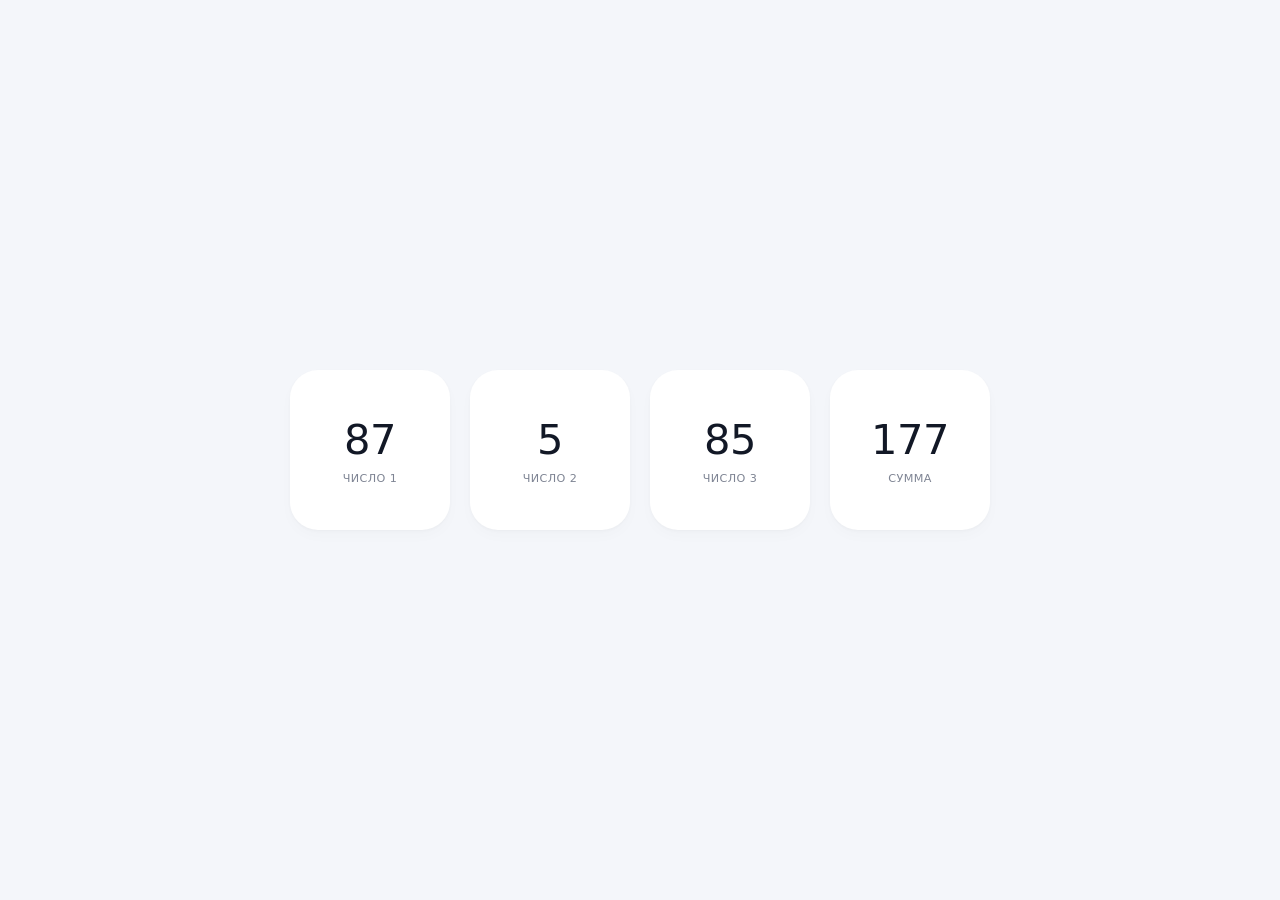
<file: Скрипт.html>
<!DOCTYPE html>
<html lang="ru">
<head>
    <meta charset="UTF-8">
    <meta name="viewport" content="width=device-width, initial-scale=1.0, viewport-fit=cover">
    <title>сумма | ячейки</title>
    <style>
        /* полностью обнуляем отступы - максимальная чистота */
        * {
            margin: 0;
            padding: 0;
            box-sizing: border-box;
        }

        body {
            background: #f4f6fa;   /* мягкий нейтральный фон, не отвлекает */
            font-family: system-ui, -apple-system, 'Segoe UI', 'Roboto', Helvetica, sans-serif;
            min-height: 100vh;
            display: flex;
            align-items: center;
            justify-content: center;
            padding: 1.5rem;
        }

        /* сетка - четыре ячейки ровно по центру, адаптивно */
        .grid {
            display: grid;
            grid-template-columns: repeat(4, minmax(130px, 160px));
            gap: 1.25rem;
            justify-content: center;
            align-items: center;
        }

        /* каждая ячейка - лёгкая тень, скругление, воздух внутри */
        .cell {
            background: #ffffff;
            border-radius: 1.75rem;
            box-shadow: 0 6px 14px rgba(0, 0, 0, 0.02), 0 1px 3px rgba(0, 0, 0, 0.03);
            display: flex;
            flex-direction: column;
            align-items: center;
            justify-content: center;
            text-align: center;
            padding: 1.5rem 0.5rem;
            aspect-ratio: 1 / 1;    /* идеальный квадрат, ровные ячейки */
            transition: none;        /* никакой анимации - лишнее отсутствует */
        }

        /* крупное, чёткое число - главный визуальный акцент */
        .number {
            font-size: 2.6rem;
            font-weight: 540;
            color: #121826;
            line-height: 1.2;
            margin-bottom: 0.5rem;
            letter-spacing: -0.01em;
        }

        /* минималистичный маленький текст - едва заметная подпись */
        .label {
            font-size: 0.7rem;
            font-weight: 430;
            color: #7e8493;
            text-transform: uppercase;
            letter-spacing: 0.4px;
        }

        /* ─── адаптивность без компромиссов ─── */
        @media (max-width: 700px) {
            .grid {
                grid-template-columns: repeat(2, minmax(125px, 145px));
                gap: 1rem;
            }
            .number {
                font-size: 2.2rem;
            }
            .label {
                font-size: 0.65rem;
            }
            .cell {
                padding: 1.2rem 0.3rem;
            }
        }

        @media (max-width: 480px) {
            .grid {
                grid-template-columns: repeat(2, minmax(100px, 115px));
                gap: 0.9rem;
            }
            .number {
                font-size: 1.9rem;
            }
            .label {
                font-size: 0.6rem;
            }
            .cell {
                padding: 1rem 0.2rem;
            }
        }

        @media (max-width: 380px) {
            .grid {
                grid-template-columns: repeat(2, minmax(92px, 105px));
                gap: 0.75rem;
            }
            .number {
                font-size: 1.7rem;
            }
        }
    </style>
</head>
<body>

<div class="grid">
    <!-- ячейка 1 -->
    <div class="cell">
        <div class="number" id="val1">-</div>
        <div class="label">число 1</div>
    </div>
    <!-- ячейка 2 -->
    <div class="cell">
        <div class="number" id="val2">-</div>
        <div class="label">число 2</div>
    </div>
    <!-- ячейка 3 -->
    <div class="cell">
        <div class="number" id="val3">-</div>
        <div class="label">число 3</div>
    </div>
    <!-- ячейка 4 → отображает сумму первых трёх -->
    <div class="cell">
        <div class="number" id="sumTotal">-</div>
        <div class="label">сумма</div>
    </div>
</div>

<script>
    (function() {
        const getRandomInt = (min, max) => Math.floor(Math.random() * (max - min + 1)) + min;
        
        const refreshCells = () => {
            const MIN = 1;
            const MAX = 100;
            
            const a = getRandomInt(MIN, MAX);
            const b = getRandomInt(MIN, MAX);
            const c = getRandomInt(MIN, MAX);
            const sum = a + b + c;
            
            document.getElementById('val1').textContent = a;
            document.getElementById('val2').textContent = b;
            document.getElementById('val3').textContent = c;
            document.getElementById('sumTotal').textContent = sum;
        };
        
        refreshCells();
        
        window.addEventListener('pageshow', (event) => {
            refreshCells();
        });
    })();
</script>
</body>
</html>
</file>
<file: isp_billing.css>
/* ============================================================
   ROOT / RESET / BASE
   ============================================================ */
:root {
  --bg:#08080a; --surface:#111114; --surface-2:#17171b; --surface-3:#1e1e24;
  --line:#26262e; --line-2:#34343e;
  --text:#f2f2f4; --text-2:#b8b8c0; --muted:#7a7a86;
  --primary:#ff6b00; --primary-2:#ff9500; --primary-3:#ffb347;
  --success:#22c55e; --warning:#f59e0b; --danger:#ef4444;
  --solver:#eab308;
  --glow:0 0 0 3px rgba(255,107,0,.18);
  --r:16px; --r-sm:10px; --r-xs:8px;
  --sh-sm:0 1px 2px rgba(0,0,0,.5);
  --sh-md:0 12px 30px -12px rgba(0,0,0,.7),0 0 30px -18px rgba(255,107,0,.35);
  --sh-lg:0 28px 60px -24px rgba(0,0,0,.85),0 0 60px -30px rgba(255,107,0,.5);
  --ease:cubic-bezier(.2,.7,.3,1);
  --ease-out:cubic-bezier(.16,1,.3,1);
  --ease-spring:cubic-bezier(.34,1.56,.64,1);
}
*,*::before,*::after { box-sizing:border-box; }
html,body { height:100%; }
body { margin:0; font-family:Inter,-apple-system,BlinkMacSystemFont,'Segoe UI',Roboto,sans-serif; background:var(--bg); color:var(--text); -webkit-font-smoothing:antialiased; overflow-x:hidden; transition:background .4s var(--ease); }
button { font-family:inherit; }
h1 { font-size:22px; letter-spacing:-.03em; margin:0 0 4px; font-weight:700; }
h2 { font-size:15px; letter-spacing:-.01em; margin:0; }
h3 { margin:0; font-size:15px; font-weight:600; }
p { margin:0; }
.muted { color:var(--muted); font-size:14px; }
.small { font-size:12.5px; }
.empty { color:var(--muted); text-align:center; padding:36px 0; font-size:14px; }
::-webkit-scrollbar { width:8px; height:8px; }
::-webkit-scrollbar-track { background:transparent; }
::-webkit-scrollbar-thumb { background:var(--line-2); border-radius:4px; transition:background .2s; }
::-webkit-scrollbar-thumb:hover { background:var(--primary); }

/* ============================================================
   KEYFRAMES
   ============================================================ */
@keyframes fadein { from { opacity:0; transform:translateY(6px); } to { opacity:1; transform:none; } }
@keyframes rise { from { opacity:0; transform:translateY(14px); } }
@keyframes shake { 10%,90% { transform:translate3d(-1px,0,0); } 20%,80% { transform:translate3d(2px,0,0); } 30%,50%,70% { transform:translate3d(-4px,0,0); } 40%,60% { transform:translate3d(4px,0,0); } }
@keyframes fadeOutRed { from { opacity:1; } to { opacity:0; } }
@keyframes redPulse { 0%,100% { box-shadow:0 0 0 0 rgba(234,179,8,.4); } 50% { box-shadow:0 0 0 12px rgba(234,179,8,0); } }
@keyframes typewriter { from { width:0; } to { width:100%; } }
@keyframes pulseGlow { 0%,100% { box-shadow:0 0 0 0 rgba(255,107,0,.6); } 50% { box-shadow:0 0 0 8px rgba(255,107,0,0); } }
@keyframes dangerPulse { 0%,100% { background:rgba(234,179,8,.08); } 50% { background:rgba(234,179,8,.2); } }
@keyframes notifPulse { 0% { box-shadow:0 0 0 0 rgba(255,107,0,.7); } 70% { box-shadow:0 0 0 6px rgba(255,107,0,0); } 100% { box-shadow:0 0 0 0 rgba(255,107,0,0); } }
@keyframes shimmer { 0%,100% { transform:translateX(-40%); } 50% { transform:translateX(40%); } }
@keyframes fall { to { transform:translateY(110vh) rotate(720deg); opacity:0; } }
@keyframes grow { from { width:0; } }
@keyframes pulse { 0% { box-shadow:0 0 0 0 rgba(255,107,0,.7); } 70% { box-shadow:0 0 0 8px rgba(255,107,0,0); } 100% { box-shadow:0 0 0 0 rgba(255,107,0,0); } }
@keyframes cxpPulse { 0% { box-shadow:0 0 0 0 rgba(255,107,0,.5); } 100% { box-shadow:0 0 0 8px rgba(255,107,0,0); } }
@keyframes slideInDown { from { opacity:0; transform:translateY(-12px); } to { opacity:1; transform:none; } }
@keyframes moneyFlash { 0% { color:var(--primary-3); text-shadow:0 0 20px var(--primary); } 100% { color:#fff; text-shadow:none; } }
@keyframes toastIn { from { opacity:0; transform:translateX(30px); } to { opacity:1; transform:none; } }
@keyframes chatMsgIn { from { opacity:0; transform:translateY(8px) scale(.97); } to { opacity:1; transform:none; } }
@keyframes collectBounce { 0%,100% { transform:scale(1); } 50% { transform:scale(1.08); } }
@keyframes purchasePulse { 0% { box-shadow:0 0 0 0 rgba(255,107,0,.6); } 100% { box-shadow:0 0 0 20px rgba(255,107,0,0); } }
@keyframes solverPulse { 0% { opacity:0; } 20% { opacity:1; } 100% { opacity:0; } }
@keyframes corpseFade { 0% { opacity:0; transform:scale(.5); } 20% { opacity:1; transform:scale(1); } 100% { opacity:0; } }
@keyframes skullFade { 0% { opacity:0; transform:scale(.5); } 20% { opacity:1; transform:scale(1); } 100% { opacity:0; } }
@keyframes shakeH { 0%,100% { transform:translateX(0); } 25% { transform:translateX(-2px); } 75% { transform:translateX(2px); } }
@keyframes atmFloat { 0%,100% { transform:translate(0,0) rotate(0); } 33% { transform:translate(6px,-8px) rotate(4deg); } 66% { transform:translate(-6px,6px) rotate(-4deg); } }
@keyframes atmRotate { to { transform:rotate(360deg); } }
@keyframes atmTwinkle { 0%,100% { opacity:.15; transform:scale(1); } 50% { opacity:.5; transform:scale(1.4); } }
@keyframes atmBloodDrip { 0%,100% { transform:translateY(0); opacity:.6; } 50% { transform:translateY(6px); opacity:.85; } }
@keyframes atmGlitchPanel { 0%,100% { filter:none; } 50% { filter:hue-rotate(8deg) saturate(1.08) brightness(1.02); } }
@keyframes breathe { 0%,100% { transform:scale(1); opacity:.9; } 50% { transform:scale(1.02); opacity:1; } }
/* новые — для детализации */
@keyframes tagPop { from { opacity:0; transform:scale(.7) translateY(4px); } to { opacity:1; transform:scale(1) translateY(0); } }
@keyframes tagHoverGlow { 0%,100% { box-shadow:0 0 0 0 currentColor; } 50% { box-shadow:0 0 12px -2px currentColor; } }
@keyframes gradientShift { 0% { background-position:0% 50%; } 50% { background-position:100% 50%; } 100% { background-position:0% 50%; } }
@keyframes counterFlip { 0% { transform:translateY(0); opacity:1; } 50% { transform:translateY(-6px); opacity:.4; } 100% { transform:translateY(0); opacity:1; } }
@keyframes borderTrace { 0% { background-position:0% 0%; } 100% { background-position:200% 0%; } }
@keyframes tilt { 0%,100% { transform:rotate(0deg); } 25% { transform:rotate(-1deg); } 75% { transform:rotate(1deg); } }
@keyframes slideStagger { from { opacity:0; transform:translateX(-8px); } to { opacity:1; transform:none; } }
@keyframes shine { 0% { left:-100%; } 100% { left:100%; } }
@keyframes softGlow { 0%,100% { box-shadow:0 0 20px -8px currentColor; } 50% { box-shadow:0 0 30px -4px currentColor; } }
@keyframes floatSlow { 0%,100% { transform:translateY(0); } 50% { transform:translateY(-4px); } }
@keyframes numberRoll { 0% { transform:translateY(-100%); } 100% { transform:translateY(0); } }

.fade { animation:fadein .35s var(--ease) both; }
.fade-in { animation:fadein .5s var(--ease) both; }
.typewriter { overflow:hidden; white-space:nowrap; border-right:2px solid var(--primary); animation:typewriter 2s steps(80) both; }
.tutorial-pulse { animation:pulseGlow 1.5s infinite; border-radius:10px; position:relative; z-index:999; }
.cyn-warning { animation:redPulse 2s infinite; }
body.cynessa-danger::before { content:''; position:fixed; inset:0; pointer-events:none; z-index:9997; background:rgba(234,179,8,.06); animation:dangerPulse 2s infinite; }
body.anomaly-glitch .view { animation:shakeH .15s infinite; }
body.anomaly-glitch .game-cash,body.anomaly-glitch .stat-value,body.anomaly-glitch .sim-bar,body.anomaly-glitch h1 { filter:blur(1.5px) hue-rotate(180deg) contrast(1.4); opacity:.7; }

/* ============================================================
   SOLVER SYMBOL
   ============================================================ */
.solver-symbol {
  display:inline-block; width:1.1em; height:1.1em; vertical-align:middle;
  background-image:url("data:image/svg+xml,%3Csvg xmlns='http://www.w3.org/2000/svg' viewBox='0 0 100 100'%3E%3Cg fill='%23eab308'%3E%3Cpath d='M44,50 L48,20 L44,25 L50,10 L56,25 L52,20 L56,50 Z'/%3E%3Cpath d='M44,50 L48,20 L44,25 L50,10 L56,25 L52,20 L56,50 Z' transform='rotate(120 50 50)'/%3E%3Cpath d='M44,50 L48,20 L44,25 L50,10 L56,25 L52,20 L56,50 Z' transform='rotate(240 50 50)'/%3E%3C/g%3E%3C/svg%3E");
  background-size:contain; background-repeat:no-repeat;
  filter:drop-shadow(0 0 6px rgba(234,179,8,.7));
  animation:breathe 3s ease-in-out infinite;
}

/* ============================================================
   ATMOSPHERE — панельный декор
   ============================================================ */
[data-atm-applied] { position:relative; overflow:hidden; isolation:isolate; }
.atm-decor {
  position:absolute; z-index:-1; pointer-events:none; user-select:none; line-height:1;
  font-family:'Segoe UI Emoji','Apple Color Emoji','Noto Color Emoji',sans-serif;
  filter:brightness(0) invert(1) brightness(.55) sepia(1) saturate(5) hue-rotate(var(--hue,0deg));
  opacity:var(--opacity,.1); will-change:filter, opacity;
}
.atm-special { position:absolute; pointer-events:none; user-select:none; z-index:-1; }
.atm-cobweb {
  background:
    repeating-conic-gradient(from 0deg at 0 0, rgba(220,220,230,.18) 0deg 1.5deg, transparent 1.5deg 30deg),
    radial-gradient(circle at 0 0, transparent 14%, rgba(220,220,230,.12) 14.5%, transparent 15%, transparent 28%, rgba(220,220,230,.12) 28.5%, transparent 29%, transparent 42%, rgba(220,220,230,.12) 42.5%, transparent 43%);
  opacity:.6;
}
.atm-blood {
  position:absolute; bottom:0; left:0; right:0; height:55%;
  background:linear-gradient(180deg, transparent 0%, rgba(180,0,0,.04) 50%, rgba(180,0,0,.12) 100%);
  z-index:-1; pointer-events:none;
}
.atm-blood::before {
  content:''; position:absolute; inset:0;
  background-image:
    radial-gradient(circle 1.5px at 8% 60%, rgba(180,0,0,.35), transparent 2px),
    radial-gradient(circle 2.5px at 22% 80%, rgba(180,0,0,.30), transparent 3px),
    radial-gradient(circle 1.5px at 45% 70%, rgba(180,0,0,.40), transparent 2px),
    radial-gradient(circle 2px at 68% 90%, rgba(180,0,0,.30), transparent 2.5px),
    radial-gradient(circle 1.5px at 85% 75%, rgba(180,0,0,.35), transparent 2px);
  background-repeat:no-repeat; animation:atmBloodDrip 6s ease-in-out infinite;
}
.atm-gear { filter:brightness(0) invert(1) brightness(.55) sepia(1) saturate(5) hue-rotate(182deg); opacity:.06; z-index:-1; }
.atm-star { width:2px; height:2px; background:#fff; border-radius:50%; opacity:.4; animation:atmTwinkle 3s ease-in-out infinite; z-index:-1; }
.atm-glitch-active { animation:atmGlitchPanel .5s infinite; }
.story-panel[data-atm-applied]::after {
  content:''; position:absolute; bottom:0; left:0; right:0; height:30px;
  background:repeating-linear-gradient(135deg, transparent, transparent 12px, rgba(234,179,8,.035) 12px, rgba(234,179,8,.035) 14px);
  pointer-events:none; z-index:-1;
}

/* ============================================================
   SOLVER FLASH / CORPSE
   ============================================================ */
.solver-flash {
  position:fixed; inset:0; pointer-events:none; z-index:9998;
  background:radial-gradient(circle at center, rgba(234,179,8,.45) 0%, transparent 70%);
  animation:solverPulse 1.2s ease-out;
}
.solver-flash::after {
  content:''; position:absolute; inset:0;
  background-image:repeating-linear-gradient(0deg, transparent, transparent 2px, rgba(234,179,8,.08) 2px, rgba(234,179,8,.08) 4px);
  animation:solverPulse 1.2s ease-out;
}
.corpse-flash {
  position:fixed; inset:0; pointer-events:none; z-index:9997;
  background:radial-gradient(circle at 50% 50%, rgba(180,0,0,.3), transparent 70%);
  animation:solverPulse 2s ease-out;
}
.corpse-marker { position:fixed; font-size:32px; z-index:9996; pointer-events:none; animation:corpseFade 8s forwards; }
.skull { position:fixed; font-size:24px; pointer-events:none; z-index:9996; animation:skullFade 10s forwards; }
.cobweb {
  position:fixed; width:200px; height:200px; pointer-events:none; z-index:1;
  background-image:
    radial-gradient(circle at 0 0, transparent 48%, rgba(234,179,8,.18) 49%, transparent 50%),
    repeating-linear-gradient(45deg, transparent, transparent 18px, rgba(234,179,8,.1) 19px, transparent 20px);
  opacity:.6;
}

/* ============================================================
   APP SHELL / SIDEBAR
   ============================================================ */
.app { display:grid; grid-template-columns:240px 1fr; min-height:100vh; }
.sidebar { background:#050506; color:var(--text-2); padding:22px 14px; display:flex; flex-direction:column; gap:16px; position:sticky; top:0; height:100vh; border-right:1px solid var(--line); }
.brand { display:flex; align-items:center; gap:10px; padding:0 8px 20px; border-bottom:1px solid var(--line); font-weight:700; font-size:17px; color:#fff; }
.brand-logo { width:30px; height:30px; border-radius:10px; display:grid; place-items:center; background:linear-gradient(135deg,var(--primary),var(--primary-2)); font-size:14px; color:#0a0a0a; box-shadow:0 0 24px -4px rgba(255,107,0,.9); }
.nav { display:flex; flex-direction:column; gap:2px; }
.nav-item { display:flex; align-items:center; gap:12px; padding:10px 12px; border-radius:10px; border:0; background:transparent; color:#9a9aa6; font-size:13.5px; cursor:pointer; transition:all .2s var(--ease); text-align:left; width:100%; position:relative; }
.nav-item:hover { background:var(--surface); color:var(--text); }
.nav-item.active { background:linear-gradient(90deg,rgba(255,107,0,.18),rgba(255,107,0,.03)); color:var(--primary-3); box-shadow:inset 3px 0 0 var(--primary); }
.nav-icon { width:22px; text-align:center; font-size:14px; opacity:.9; }
.nav-badge { margin-left:auto; background:var(--primary); color:#0a0a0a; font-size:10px; font-weight:800; min-width:18px; height:18px; border-radius:9px; display:inline-flex; align-items:center; justify-content:center; padding:0 5px; animation:notifPulse 2s infinite; }
.sidebar-foot { padding-top:12px; border-top:1px solid var(--line); display:flex; flex-direction:column; gap:8px; }
.user-card { display:flex; align-items:center; gap:10px; padding:8px; }
.user-ava { width:34px; height:34px; border-radius:11px; flex:none; display:grid; place-items:center; background:linear-gradient(135deg,var(--primary),var(--primary-2)); color:#0a0a0a; font-size:12px; font-weight:800; }
.user-info b { display:block; font-size:13px; color:#fff; font-weight:600; line-height:1.2; white-space:nowrap; overflow:hidden; text-overflow:ellipsis; max-width:140px; }
.user-info small { font-size:11.5px; color:var(--muted); }
.bell { justify-content:flex-start; padding:7px 12px!important; }
.notif-badge { background:var(--primary); color:#0a0a0a; font-size:10px; font-weight:800; min-width:16px; height:16px; border-radius:8px; display:inline-flex; align-items:center; justify-content:center; padding:0 4px; margin-left:6px; animation:notifPulse 2s infinite; }
.main { padding:16px 24px 60px; min-width:0; }
.page-head { display:flex; justify-content:space-between; align-items:flex-end; gap:16px; margin-bottom:16px; flex-wrap:wrap; }
.page-head h1 {
  background:linear-gradient(135deg, #fff, var(--primary-3));
  -webkit-background-clip:text; background-clip:text; color:transparent;
  background-size:200% 200%;
  animation:gradientShift 8s ease infinite;
}
.head-actions { display:flex; gap:8px; flex-wrap:wrap; }

/* ============================================================
   BUTTONS
   ============================================================ */
.btn { display:inline-flex; align-items:center; gap:8px; border:1px solid transparent; font-size:13.5px; font-weight:600; padding:9px 16px; border-radius:10px; cursor:pointer; transition:all .22s var(--ease); white-space:nowrap; position:relative; overflow:hidden; }
.btn.primary { background:linear-gradient(135deg,var(--primary),var(--primary-2)); color:#0a0a0a; box-shadow:0 8px 22px -8px rgba(255,107,0,.9); }
.btn.primary::before { content:''; position:absolute; top:0; left:-100%; width:100%; height:100%; background:linear-gradient(90deg,transparent,rgba(255,255,255,.25),transparent); transition:left .5s var(--ease); pointer-events:none; }
.btn.primary:hover::before { left:100%; }
.btn.primary:hover { transform:translateY(-1px); box-shadow:0 12px 28px -10px rgba(255,107,0,1); }
.btn.ghost { background:transparent; border-color:var(--line); color:var(--text-2); }
.btn.ghost:hover { background:var(--surface-2); color:var(--text); border-color:var(--line-2); }
.btn.small { padding:7px 14px; font-size:12.5px; }
.btn.tiny { padding:5px 11px; font-size:12px; background:rgba(255,107,0,.14); color:var(--primary-3); border-radius:8px; }
.btn.tiny:hover { background:rgba(255,107,0,.24); }
.btn.danger { background:rgba(239,68,68,.12); color:#f87171; border-color:rgba(239,68,68,.3); }
.btn.danger:hover { background:rgba(239,68,68,.2); }
.btn[disabled] { opacity:.45; cursor:not-allowed; }
.chip { padding:6px 13px; border-radius:99px; border:1px solid var(--line); background:transparent; font-size:12.5px; color:var(--text-2); cursor:pointer; transition:all .2s var(--ease); font-weight:500; }
.chip.active { background:linear-gradient(135deg,var(--primary),var(--primary-2)); color:#0a0a0a; border-color:var(--primary); font-weight:700; box-shadow:0 6px 16px -8px rgba(255,107,0,.9); }
.chip:hover:not(.active) { background:var(--surface-2); color:var(--text); }

/* ============================================================
   PANEL / RECS / STATS
   ============================================================ */
.panel { background:var(--surface); border:1px solid var(--line); border-radius:var(--r); padding:16px; }
.panel-head { display:flex; justify-content:space-between; align-items:center; margin-bottom:16px; gap:10px; flex-wrap:wrap; }
.panel-head h2 { font-size:14.5px; color:#fff; letter-spacing:.01em; }
.live-badge { display:inline-flex; align-items:center; gap:6px; font-size:11.5px; color:var(--primary-3); text-transform:uppercase; letter-spacing:.06em; font-weight:600; }
.live-badge i { width:6px; height:6px; border-radius:50%; background:var(--primary); box-shadow:0 0 10px var(--primary); animation:pulse 2s infinite; }
.recs-panel { display:flex; flex-direction:column; gap:6px; margin-bottom:12px; }
.rec-item { display:flex; align-items:center; gap:10px; padding:10px 14px; border:1px solid var(--line); border-radius:10px; transition:all .2s var(--ease); }
.rec-item:hover { transform:translateX(2px); }
.rec-icon { font-size:18px; flex-shrink:0; }
.rec-text { flex:1; font-size:13px; }
.stats { display:grid; grid-template-columns:repeat(4,1fr); gap:12px; margin-bottom:12px; }
.stat { background:var(--surface); border:1px solid var(--line); border-radius:var(--r); padding:14px 16px; position:relative; overflow:hidden; transition:transform .3s var(--ease),box-shadow .3s var(--ease),border-color .3s var(--ease); }
.stat::before { content:''; position:absolute; top:0; left:0; right:0; height:3px; background:linear-gradient(90deg,var(--c,#ff6b00),transparent); opacity:.85; box-shadow:0 0 20px var(--c,#ff6b00); }
.stat:hover { transform:translateY(-3px); box-shadow:0 16px 30px -14px rgba(0,0,0,.7),0 0 40px -20px rgba(255,107,0,.6); border-color:var(--line-2); }
.stat-top { display:flex; justify-content:space-between; align-items:center; font-size:12.5px; color:var(--muted); }
.stat-top i { width:8px; height:8px; border-radius:50%; background:var(--c,#ff6b00); box-shadow:0 0 0 3px color-mix(in srgb,var(--c,#ff6b00) 25%,transparent),0 0 12px var(--c,#ff6b00); }
.stat-value { font-size:22px; font-weight:700; letter-spacing:-.035em; margin:10px 0 4px; font-variant-numeric:tabular-nums; color:#fff; }
.stat-sub { font-size:12px; color:var(--muted); }
.grid-2 { display:grid; grid-template-columns:1.2fr 1fr; gap:12px; margin-bottom:12px; }

/* ============================================================
   UPGRADE EFFECTS PANEL — ЗАФИКСИРОВАНО
   ============================================================ */
.upgrade-effects-panel {
  background:linear-gradient(135deg, var(--surface), rgba(255,107,0,.03));
  border:1px solid var(--line);
  border-radius:var(--r);
  padding:14px 16px;
  margin-bottom:12px;
  position:relative;
  overflow:hidden;
}
.upgrade-effects-panel::before {
  content:'';
  position:absolute;
  top:0; left:0; right:0; height:1px;
  background:linear-gradient(90deg, transparent, rgba(255,107,0,.4), transparent);
}
.upgrade-effects-panel .panel-head { margin-bottom:10px; }
.upgrade-effects-panel .panel-head h2 {
  font-size:13px;
  text-transform:uppercase;
  letter-spacing:.08em;
  color:var(--primary-3);
  font-weight:700;
}
.upgrade-effects-list {
  display:flex;
  flex-wrap:wrap;
  gap:6px;
}
.upgrade-effect-tag {
  display:inline-flex;
  align-items:center;
  gap:4px;
  padding:5px 11px;
  border-radius:8px;
  font-size:11.5px;
  font-weight:600;
  background:rgba(34,197,94,.1);
  color:#4ade80;
  border:1px solid rgba(34,197,94,.25);
  white-space:nowrap;
  animation:tagPop .35s var(--ease-spring) both;
  transition:transform .15s var(--ease),box-shadow .2s var(--ease),background .2s;
  position:relative;
  overflow:hidden;
}
.upgrade-effect-tag:nth-child(1) { animation-delay:0ms; }
.upgrade-effect-tag:nth-child(2) { animation-delay:40ms; }
.upgrade-effect-tag:nth-child(3) { animation-delay:80ms; }
.upgrade-effect-tag:nth-child(4) { animation-delay:120ms; }
.upgrade-effect-tag:nth-child(5) { animation-delay:160ms; }
.upgrade-effect-tag:nth-child(6) { animation-delay:200ms; }
.upgrade-effect-tag:nth-child(7) { animation-delay:240ms; }
.upgrade-effect-tag:nth-child(8) { animation-delay:280ms; }
.upgrade-effect-tag:nth-child(9) { animation-delay:320ms; }
.upgrade-effect-tag:nth-child(10) { animation-delay:360ms; }
.upgrade-effect-tag:hover {
  transform:translateY(-1px);
  background:rgba(34,197,94,.16);
  box-shadow:0 0 14px -4px rgba(34,197,94,.6);
}
.upgrade-effect-tag::after {
  content:'';
  position:absolute;
  top:0; left:-100%; width:100%; height:100%;
  background:linear-gradient(90deg, transparent, rgba(255,255,255,.12), transparent);
  transition:left .5s var(--ease);
  pointer-events:none;
}
.upgrade-effect-tag:hover::after { left:100%; }
/* разный цвет для разных эффектов (по необязательному классу) */
.upgrade-effect-tag.tag-warn { background:rgba(245,158,11,.1); color:#fbbf24; border-color:rgba(245,158,11,.25); }
.upgrade-effect-tag.tag-danger { background:rgba(239,68,68,.1); color:#f87171; border-color:rgba(239,68,68,.25); }
.upgrade-effect-tag.tag-info { background:rgba(14,165,233,.1); color:#38bdf8; border-color:rgba(14,165,233,.25); }

/* ============================================================
   GAME PANEL / ECONOMY / SIM BAR
   ============================================================ */
.game-panel { background:linear-gradient(135deg,#151515 0%,#1a1207 100%); border:1px solid rgba(255,107,0,.35); border-radius:var(--r); padding:16px 18px; margin-bottom:12px; position:relative; overflow:hidden; box-shadow:0 0 40px -18px rgba(255,107,0,.55); }
.game-panel::before { content:''; position:absolute; top:0; left:-50%; width:200%; height:1px; background:linear-gradient(90deg,transparent,rgba(255,107,0,.6),transparent); animation:shimmer 4s infinite; }
.game-head { display:flex; justify-content:space-between; align-items:flex-start; gap:16px; margin-bottom:16px; flex-wrap:wrap; }
.game-title { font-size:12px; text-transform:uppercase; letter-spacing:.1em; color:var(--primary-3); font-weight:700; margin-bottom:4px; }
.game-cash { font-size:32px; font-weight:800; letter-spacing:-.04em; color:#fff; line-height:1; font-variant-numeric:tabular-nums; text-shadow:0 0 30px rgba(255,107,0,.35); transition:all .3s var(--ease); }
.game-cash.flash { animation:moneyFlash .8s var(--ease); }
.game-cash small { font-size:14px; color:var(--muted); font-weight:500; margin-left:6px; }
.game-goal-labels { display:flex; justify-content:space-between; font-size:12px; color:var(--muted); margin-bottom:7px; }
.game-goal-labels b { color:var(--primary-3); font-variant-numeric:tabular-nums; }
.game-goal-bar { height:8px; background:rgba(255,107,0,.12); border-radius:99px; overflow:hidden; border:1px solid rgba(255,107,0,.2); }
.game-goal-bar i { display:block; height:100%; background:linear-gradient(90deg,#ff6b00,#ffb347); border-radius:99px; transition:width .8s var(--ease); box-shadow:0 0 16px rgba(255,107,0,.7); }
.game-stats { display:flex; gap:20px; flex-wrap:wrap; }
.game-stat { text-align:center; }
.game-stat b { display:block; font-size:18px; font-weight:700; color:#fff; letter-spacing:-.02em; font-variant-numeric:tabular-nums; }
.game-stat span { font-size:11px; color:var(--muted); text-transform:uppercase; letter-spacing:.06em; }
.game-status { padding:4px 12px; border-radius:99px; font-size:11px; font-weight:700; letter-spacing:.04em; text-transform:uppercase; }
.game-status.win { background:linear-gradient(135deg,#22c55e,#16a34a); color:#fff; }
.game-status.lose { background:linear-gradient(135deg,#ef4444,#dc2626); color:#fff; }
.game-status.playing { background:rgba(255,107,0,.18); color:var(--primary-3); border:1px solid rgba(255,107,0,.35); }
.economy-panel { background:var(--surface); border:1px solid var(--line); border-radius:var(--r); padding:16px 18px; margin-bottom:12px; }
.economy-panel.positive { border-left:3px solid #22c55e; }
.economy-panel.negative { border-left:3px solid #ef4444; }
.econ-header { display:flex; justify-content:space-between; align-items:center; margin-bottom:12px; }
.econ-header h3 { font-size:14px; color:#fff; }
.econ-net { font-size:16px; font-weight:800; padding:4px 12px; border-radius:8px; font-variant-numeric:tabular-nums; }
.econ-net.positive { background:rgba(34,197,94,.15); color:#4ade80; }
.econ-net.negative { background:rgba(239,68,68,.15); color:#f87171; }
.econ-rows { display:flex; flex-direction:column; gap:4px; }
.econ-row { display:flex; justify-content:space-between; font-size:13px; padding:4px 0; }
.econ-row span { color:var(--muted); }
.econ-row b { font-variant-numeric:tabular-nums; }
.econ-row b.positive { color:#4ade80; }
.econ-row b.negative { color:#f87171; }
.econ-warning { margin-top:10px; padding:8px 12px; background:rgba(239,68,68,.1); border:1px solid rgba(239,68,68,.3); border-radius:8px; font-size:12.5px; color:#fca5a5; }
.sim-bar { display:flex; align-items:center; gap:14px; background:linear-gradient(90deg,var(--surface-2),var(--surface)); border:1px solid var(--line); border-radius:14px; padding:11px 16px; margin-bottom:20px; flex-wrap:wrap; }
.sim-date { display:flex; align-items:center; gap:8px; font-size:14px; font-weight:600; }
.sim-day { font-size:12px; color:var(--muted); margin-left:6px; }
.sim-bar .spacer { flex:1; min-width:20px; }
.sim-note { font-size:12.5px; color:var(--text-2); padding:4px 10px; background:var(--surface-2); border:1px solid var(--line); border-radius:8px; white-space:nowrap; }
.sim-note.warn { color:#fbbf24; border-color:rgba(245,158,11,.4); background:rgba(245,158,11,.08); }
.sim-econ-mini { display:flex; gap:8px; align-items:center; font-size:12px; font-variant-numeric:tabular-nums; }
.econ-mini-item { padding:3px 8px; border-radius:6px; background:var(--surface-3); }
.econ-mini-item.positive { color:#4ade80; }
.econ-mini-item.negative { color:#f87171; }
.econ-mini-net { font-weight:800; padding:3px 8px; border-radius:6px; }
.econ-mini-net.positive { background:rgba(34,197,94,.15); color:#4ade80; }
.econ-mini-net.negative { background:rgba(239,68,68,.15); color:#f87171; }
.traffic-mini { display:inline-flex; align-items:center; gap:6px; padding:3px 8px; background:var(--surface-3); border:1px solid var(--line); border-radius:6px; font-size:11px; font-weight:600; }
.traffic-mini-label { color:var(--text-2); }
.traffic-mini-bar { width:40px; height:4px; background:var(--surface); border-radius:2px; overflow:hidden; }
.traffic-mini-bar i { display:block; height:100%; transition:width .3s var(--ease); }

/* ============================================================
   AP / XP
   ============================================================ */
.ap-bar { display:inline-flex; align-items:center; gap:4px; padding:4px 10px; background:var(--surface-3); border:1px solid var(--line); border-radius:8px; font-size:11px; font-weight:700; letter-spacing:.04em; }
.ap-bar .ap-dot { width:12px; height:12px; border-radius:50%; background:var(--surface); border:1.5px solid var(--line-2); transition:all .2s; }
.ap-bar .ap-dot.filled { background:radial-gradient(circle at 30% 30%,#ffd84d,#ff9500); border-color:#ffb347; box-shadow:0 0 6px rgba(255,150,0,.6); }
.ap-bar .ap-label { margin-left:4px; color:var(--muted); font-weight:500; }
.ap-bar .ap-label b { color:var(--primary-3); }
.company-xp-mini { display:inline-flex; align-items:center; gap:6px; padding:4px 10px; background:var(--surface-3); border:1px solid var(--line); border-radius:8px; font-size:11px; color:var(--muted); }
.company-xp-mini.pulse { animation:cxpPulse .5s var(--ease); }
.company-xp-mini b { color:var(--primary-3); font-weight:700; }
.cxp-bar { width:60px; height:4px; background:var(--surface); border-radius:2px; overflow:hidden; }
.cxp-bar i { display:block; height:100%; background:linear-gradient(90deg,var(--primary),var(--primary-2)); transition:width .4s var(--ease); }

/* ============================================================
   DAILY TASKS
   ============================================================ */
.daily-tasks-panel { background:linear-gradient(135deg,var(--surface),rgba(255,107,0,.06)); border:1px solid var(--primary); border-radius:var(--r); padding:16px 18px; margin-bottom:12px; box-shadow:0 0 30px -14px var(--primary); }
.dt-header { display:flex; justify-content:space-between; align-items:center; margin-bottom:12px; }
.dt-header h3 { font-size:15px; color:#fff; }
.dt-progress { font-size:14px; font-weight:700; color:var(--primary-3); background:rgba(255,107,0,.15); padding:4px 12px; border-radius:8px; }
.daily-tasks-list { display:flex; flex-direction:column; gap:6px; }
.dt-item { display:flex; align-items:center; gap:10px; padding:10px 12px; background:var(--surface-2); border:1px solid var(--line); border-radius:10px; font-size:13.5px; transition:all .2s; }
.dt-item.done { opacity:.6; }
.dt-text { flex:1; }
.dt-item.done .dt-text { text-decoration:line-through; color:var(--muted); }
.collect-revenue-btn { animation:pulseGlow 2s infinite; font-weight:700!important; }
.collect-revenue-btn.got-money { animation:collectBounce .5s var(--ease); }

/* ============================================================
   PENDING / BILLS / TICKETS / FAMILY
   ============================================================ */
.pending-list { display:flex; flex-direction:column; gap:8px; }
.pending-client { display:flex; align-items:center; gap:12px; padding:12px 14px; background:var(--surface-2); border:1px solid var(--line); border-left:3px solid var(--primary); border-radius:10px; animation:slideInDown .4s var(--ease) both; }
.pending-client:hover { border-color:var(--primary); background:rgba(255,107,0,.03); }
.pc-info { flex:2; min-width:0; }
.pc-info b { display:block; font-size:14px; }
.pc-info small { color:var(--muted); font-size:11.5px; }
.pc-risk { display:inline-block; margin-top:4px; font-size:10.5px; padding:2px 8px; border-radius:6px; font-weight:600; }
.pc-risk.good { background:rgba(34,197,94,.15); color:#4ade80; }
.pc-risk.normal { background:rgba(122,122,134,.15); color:var(--muted); }
.pc-risk.risky { background:rgba(245,158,11,.15); color:#fbbf24; }
.pc-risk.hacker { background:rgba(239,68,68,.15); color:#f87171; }
.pc-risk.spammer { background:rgba(245,158,11,.15); color:#fbbf24; }
.pc-risk.unknown { background:rgba(168,85,247,.15); color:#c084fc; }
.pc-tariff { flex:1; text-align:right; }
.pc-tariff small { display:block; color:var(--muted); font-size:11px; margin-top:2px; }
.pc-actions { display:flex; gap:6px; flex-shrink:0; }
.bills-summary { display:grid; grid-template-columns:repeat(auto-fit,minmax(140px,1fr)); gap:10px; margin-bottom:14px; }
.bills-sum-card { background:var(--surface-2); border:1px solid var(--line); border-radius:10px; padding:12px 14px; text-align:center; }
.bills-sum-card b { display:block; font-size:18px; color:#fff; font-variant-numeric:tabular-nums; margin-bottom:2px; }
.bills-sum-card.overdue b { color:#f87171; }
.bills-sum-card.paid b { color:#4ade80; }
.bills-sum-card small { font-size:11px; color:var(--muted); }
.bill-row { display:flex; align-items:center; gap:12px; padding:12px 14px; background:var(--surface-2); border:1px solid var(--line); border-radius:10px; margin-bottom:8px; border-left:3px solid var(--line-2); }
.bill-row.due-3 { border-left-color:#f59e0b; }
.bill-row.due-1 { border-left-color:#f97316; }
.bill-row.overdue { border-left-color:#ef4444; background:rgba(239,68,68,.05); }
.bill-row.paid { border-left-color:#22c55e; opacity:.55; }
.bill-icon { width:36px; height:36px; border-radius:10px; display:grid; place-items:center; font-size:16px; flex-shrink:0; background:rgba(255,107,0,.12); color:var(--primary-3); }
.bill-row.overdue .bill-icon { background:rgba(239,68,68,.15); color:#f87171; }
.bill-row.paid .bill-icon { background:rgba(34,197,94,.15); color:#4ade80; }
.bill-info { flex:1; min-width:0; }
.bill-info b { font-size:13.5px; color:#fff; display:block; }
.bill-info small { font-size:11.5px; color:var(--muted); }
.bill-amount { font-weight:700; color:var(--primary-3); font-size:15px; font-variant-numeric:tabular-nums; }
.bill-row.overdue .bill-amount { color:#f87171; }
.bill-actions { display:flex; gap:6px; flex-shrink:0; }
.tickets-list { display:flex; flex-direction:column; gap:6px; }
.ticket-inline { display:flex; justify-content:space-between; align-items:center; gap:12px; padding:10px 12px; background:var(--surface-2); border-radius:10px; }
.ti-body b { font-size:13.5px; display:block; }
.ti-body small { font-size:11.5px; color:var(--muted); }
.day-log-list { display:flex; flex-direction:column; gap:4px; max-height:200px; overflow:auto; }
.log-entry { font-size:12.5px; padding:6px 10px; border-radius:6px; border-left:2px solid var(--line); color:var(--text-2); }
.log-entry.log-info { border-color:var(--muted); }
.log-entry.log-success { border-color:#22c55e; color:#86efac; }
.log-entry.log-warn { border-color:#f59e0b; color:#fbbf24; }
.family-panel { background:linear-gradient(135deg,var(--surface),rgba(255,150,150,.06)); border:1px solid rgba(255,150,150,.3); border-radius:var(--r); padding:16px 18px; margin-bottom:12px; }
.family-panel.crisis-pulse { border-color:var(--danger)!important; animation:redPulse 1.5s infinite; }
.family-header { display:flex; justify-content:space-between; align-items:center; margin-bottom:10px; }
.family-header h3 { font-size:14px; }
.family-members { display:flex; gap:16px; flex-wrap:wrap; }
.family-member { display:flex; align-items:center; gap:10px; padding:8px 12px; background:var(--surface-2); border-radius:10px; }
.family-member-avatar { width:36px; height:36px; border-radius:50%; display:grid; place-items:center; background:linear-gradient(135deg,#fca5a5,#ef4444); color:#0a0a0a; font-weight:800; font-size:13px; }
.family-member-info b { display:block; font-size:13px; }
.family-member-info small { font-size:11px; color:var(--muted); }

/* ============================================================
   CHARTS / NEWS / TOP / MARKET
   ============================================================ */
.traffic-chart { width:100%; height:130px; display:block; }
.revenue-chart { width:100%; height:170px; display:block; }
.chart-foot { display:flex; justify-content:space-between; font-size:12.5px; color:var(--text-2); margin-top:10px; padding-top:10px; border-top:1px dashed var(--line); gap:8px; flex-wrap:wrap; }
.chart-foot b { color:var(--primary-3); font-weight:700; font-variant-numeric:tabular-nums; }
.traffic-widget { display:grid; grid-template-columns:1fr 1fr 1fr; gap:8px; padding:12px; background:var(--surface-2); border-radius:10px; margin-bottom:10px; }
.traffic-stat { text-align:center; }
.traffic-stat b { display:block; font-size:18px; font-weight:800; font-variant-numeric:tabular-nums; margin-bottom:2px; }
.traffic-stat small { font-size:10.5px; color:var(--muted); text-transform:uppercase; letter-spacing:.06em; }
.traffic-stat.ok b { color:#4ade80; }
.traffic-stat.warn b { color:#fbbf24; }
.traffic-stat.bad b { color:#f87171; }
.news-list { display:flex; flex-direction:column; gap:4px; max-height:260px; overflow:auto; }
.news-item { padding:9px 0; border-bottom:1px solid var(--line); font-size:13px; color:var(--text-2); line-height:1.45; }
.news-item:last-child { border-bottom:0; }
.news-item small { display:block; font-size:11px; color:var(--muted); margin-bottom:2px; }
.top-list { display:flex; flex-direction:column; gap:2px; }
.top-item { display:flex; align-items:center; gap:12px; padding:10px 0; border-bottom:1px solid var(--line); }
.top-item:last-child { border-bottom:0; }
.top-rank { width:24px; height:24px; border-radius:8px; background:var(--surface-3); color:var(--muted); display:grid; place-items:center; font-size:11px; font-weight:800; flex-shrink:0; }
.top-item:first-child .top-rank { background:linear-gradient(135deg,#ffd700,#ff9500); color:#0a0a0a; }
.top-item:nth-child(2) .top-rank { background:linear-gradient(135deg,#c0c0c0,#8a8a8a); color:#0a0a0a; }
.top-item:nth-child(3) .top-rank { background:linear-gradient(135deg,#cd7f32,#a05a1f); color:#0a0a0a; }
.top-body { flex:1; min-width:0; }
.top-body b { font-size:13.5px; display:block; white-space:nowrap; overflow:hidden; text-overflow:ellipsis; }
.top-body small { font-size:11.5px; color:var(--muted); }
.top-amount { font-weight:700; color:var(--primary-3); font-size:13.5px; font-variant-numeric:tabular-nums; }
.tariff-bar { margin-bottom:14px; }
.tariff-bar:last-child { margin-bottom:0; }
.tariff-bar-top { display:flex; justify-content:space-between; align-items:center; font-size:13px; color:var(--text-2); margin-bottom:6px; }
.tariff-bar-top span { display:flex; align-items:center; gap:8px; }
.tariff-bar-top .dot { width:7px; height:7px; border-radius:50%; }
.bar { height:6px; border-radius:99px; background:var(--surface-2); overflow:hidden; }
.bar i { display:block; height:100%; border-radius:99px; animation:grow 1s var(--ease) both; }
.market-bar { display:flex; height:14px; border-radius:99px; overflow:hidden; margin:10px 0; background:var(--surface-3); }
.market-bar i { display:block; height:100%; transition:width 1s var(--ease); }
.market-legend { display:flex; gap:14px; font-size:11.5px; color:var(--muted); flex-wrap:wrap; }
.market-legend span { display:flex; align-items:center; gap:5px; }
.market-legend i { width:8px; height:8px; border-radius:2px; }

/* ============================================================
   TABLES / TARIFFS / UPGRADES
   ============================================================ */
.toolbar { margin-bottom:16px; }
.search { width:100%; font:inherit; font-size:14px; padding:11px 14px; border-radius:11px; border:1.5px solid var(--line); background:var(--surface-2); outline:none; transition:all .22s var(--ease); color:var(--text); }
.search:focus { border-color:var(--primary); background:var(--surface-3); box-shadow:var(--glow); }
.filters { display:flex; gap:6px; flex-wrap:wrap; }
.table-wrap { margin:0 -16px -16px; padding:0 16px 4px; overflow-x:auto; }
.table { width:100%; border-collapse:collapse; font-size:13.5px; }
.table th { text-align:left; font-size:11px; text-transform:uppercase; letter-spacing:.07em; color:var(--muted); font-weight:600; padding:0 12px 11px; white-space:nowrap; }
.table th.sortable { cursor:pointer; user-select:none; transition:color .2s; }
.table th.sortable:hover { color:var(--primary-3); }
.table td { padding:12px; border-top:1px solid var(--line); vertical-align:middle; }
.table tbody tr { transition:background .2s; }
.table tbody tr:hover { background:var(--surface-2); }
.num { text-align:right; font-variant-numeric:tabular-nums; }
.neg { color:var(--danger); font-weight:600; }
.who { display:flex; align-items:center; gap:10px; cursor:pointer; padding:3px 6px; margin:-3px -6px; border-radius:8px; transition:background .2s; }
.who:hover { background:rgba(255,107,0,.06); }
.who small { display:block; color:var(--muted); font-size:11.5px; margin-top:2px; }
.ava { width:34px; height:34px; border-radius:11px; flex:none; display:grid; place-items:center; font-size:11.5px; font-weight:800; }
.tag { display:inline-block; padding:3px 9px; border-radius:8px; font-size:11.5px; font-weight:600; color:var(--c); background:color-mix(in srgb,var(--c) 16%,transparent); }
.pill { display:inline-flex; align-items:center; gap:6px; padding:4px 10px; border-radius:99px; font-size:11.5px; font-weight:600; }
.pill::before { content:''; width:6px; height:6px; border-radius:50%; background:currentColor; box-shadow:0 0 8px currentColor; }
.pill.ok { background:rgba(34,197,94,.14); color:#4ade80; }
.pill.off { background:rgba(239,68,68,.14); color:#f87171; }
.pill.wait { background:rgba(245,158,11,.14); color:#fbbf24; }
.actions { display:flex; gap:5px; justify-content:flex-end; align-items:center; }
.icon { width:30px; height:30px; border-radius:9px; border:1px solid var(--line); background:var(--surface-2); color:var(--text-2); font-size:13px; cursor:pointer; transition:all .2s var(--ease); display:grid; place-items:center; }
.icon:hover { background:var(--surface-3); color:var(--primary-3); border-color:var(--primary); transform:translateY(-1px); }
.icon.danger:hover { background:rgba(239,68,68,.1); color:var(--danger); border-color:var(--danger); }
.tariff-grid { display:grid; grid-template-columns:repeat(auto-fill,minmax(200px,1fr)); gap:10px; }
.tariff-card { padding:14px; background:var(--surface); border:1px solid var(--line); border-radius:var(--r); position:relative; overflow:hidden; transition:transform .35s var(--ease),box-shadow .35s var(--ease),border-color .35s var(--ease); }
.tariff-card:hover { transform:translateY(-4px) scale(1.01); box-shadow:var(--sh-md); border-color:var(--primary); }
.tariff-range-info { display:flex; gap:14px; font-size:11.5px; color:var(--muted); padding:8px 12px; background:var(--surface-2); border:1px dashed var(--line); border-radius:8px; margin-bottom:14px; flex-wrap:wrap; align-items:center; }
.tariff-range-info b { color:var(--primary-3); }
.tariff-speed { font-size:20px; color:var(--primary-3); }
.tariff-price { font-size:16px; font-weight:700; margin:6px 0 10px; color:#fff; }
.slider-field { margin-bottom:14px; }
.slider-label { display:flex; justify-content:space-between; align-items:center; font-size:12.5px; color:var(--muted); margin-bottom:8px; }
.slider-label b { color:var(--primary-3); font-size:14px; font-variant-numeric:tabular-nums; }
.slider-field input[type=range] { width:100%; -webkit-appearance:none; appearance:none; height:8px; background:var(--surface-3); border-radius:4px; outline:none; cursor:pointer; }
.slider-field input[type=range]::-webkit-slider-thumb { -webkit-appearance:none; appearance:none; width:20px; height:20px; background:linear-gradient(135deg,var(--primary),var(--primary-2)); border-radius:50%; cursor:pointer; box-shadow:0 0 12px rgba(255,107,0,.6); }
.slider-marks { display:flex; justify-content:space-between; margin-top:6px; font-size:10px; color:var(--muted); font-variant-numeric:tabular-nums; }
.slider-hint { margin-top:6px; font-size:11.5px; color:var(--muted); text-align:center; }
.slider-hint b { color:var(--primary-3); }
.upgrades-grid { display:grid; grid-template-columns:repeat(2,1fr); gap:16px; }
.upgrade { background:var(--surface); border:1px solid var(--line); border-radius:var(--r); padding:20px; position:relative; transition:transform .35s var(--ease),box-shadow .35s var(--ease),border-color .35s var(--ease); }
.upgrade:hover { transform:translateY(-3px); box-shadow:var(--sh-md); }
.upgrade.maxed { border-color:rgba(255,107,0,.4); box-shadow:0 0 30px -14px rgba(255,107,0,.5); }
.upgrade.just-bought { animation:purchasePulse .6s var(--ease); }
.upgrade.broken { border-color:rgba(239,68,68,.5)!important; background:linear-gradient(135deg,var(--surface),rgba(239,68,68,.05))!important; }
.upgrade-head { display:flex; justify-content:space-between; align-items:flex-start; gap:10px; margin-bottom:10px; }
.upgrade-icon { width:44px; height:44px; border-radius:12px; display:grid; place-items:center; font-size:22px; background:linear-gradient(135deg,rgba(255,107,0,.2),rgba(255,179,71,.1)); border:1px solid rgba(255,107,0,.3); position:relative; }
.upgrade.broken .upgrade-icon::after { content:'⚠'; position:absolute; top:-4px; right:-4px; font-size:12px; background:var(--danger); color:#fff; width:16px; height:16px; border-radius:50%; display:grid; place-items:center; animation:redPulse 2s infinite; }
.upgrade h3 { font-size:15px; color:#fff; margin-bottom:4px; }
.upgrade-desc { font-size:12.5px; color:var(--muted); line-height:1.5; margin-bottom:14px; min-height:40px; }
.upgrade-levels { display:flex; gap:5px; margin-bottom:14px; }
.upgrade-levels i { flex:1; height:6px; border-radius:99px; background:var(--surface-3); transition:all .3s; }
.upgrade-levels i.filled { background:linear-gradient(90deg,var(--primary),var(--primary-2)); box-shadow:0 0 10px -2px rgba(255,107,0,.7); }
.upgrade-foot { display:flex; justify-content:space-between; align-items:center; gap:10px; }
.upgrade-price { font-size:16px; font-weight:700; color:var(--primary-3); font-variant-numeric:tabular-nums; }
.upgrade-effect { font-size:11.5px; color:var(--success); margin-top:6px; }
.upgrade-effect.neutral { color:var(--muted); }
.upgrade.broken .upgrade-effect { color:#f87171!important; }

/* ============================================================
   COMPETITORS
   ============================================================ */
.comp-list { display:flex; flex-direction:column; gap:10px; }
.comp-row { display:flex; align-items:center; gap:14px; padding:14px; background:var(--surface); border:1px solid var(--line); border-radius:12px; transition:all .2s var(--ease); }
.comp-row:hover { border-color:var(--line-2); transform:translateX(2px); }
.comp-row.dead { opacity:.4; filter:grayscale(1); }
.comp-row.price-war {
  border-color:rgba(239,68,68,.5);
  background:linear-gradient(90deg,var(--surface),rgba(239,68,68,.04));
  animation:priceWarPulse 2s ease-in-out infinite;
}
.comp-row.declining { border-left:3px solid #f59e0b; opacity:.85; }
@keyframes priceWarPulse {
  0%, 100% { box-shadow:0 0 0 0 rgba(239,68,68,.2); }
  50%      { box-shadow:0 0 20px -6px rgba(239,68,68,.5); }
}
.comp-logo { width:44px; height:44px; border-radius:12px; display:grid; place-items:center; font-size:16px; font-weight:800; color:#0a0a0a; flex-shrink:0; }
.comp-body { flex:1; min-width:0; }
.comp-body b { font-size:14.5px; color:#fff; display:block; margin-bottom:2px; }
.comp-body small { font-size:11.5px; color:var(--muted); }
.comp-personality {
  display:inline-block; padding:1px 6px; border-radius:5px;
  font-size:10px; font-weight:600;
  background:rgba(255,255,255,.06); color:var(--text-2);
  margin-left:6px; vertical-align:middle;
}
.comp-mood { display:inline-block; padding:2px 8px; border-radius:6px; font-size:10px; font-weight:700; text-transform:uppercase; letter-spacing:.04em; margin-top:4px; }
.comp-mood.neutral { background:rgba(122,122,134,.15); color:var(--muted); }
.comp-mood.friendly { background:rgba(34,197,94,.15); color:#4ade80; }
.comp-mood.hostile { background:rgba(239,68,68,.15); color:#f87171; }
.comp-mood-row { display:flex; align-items:center; gap:8px; margin-top:6px; flex-wrap:wrap; }
.rel-bar { width:80px; height:4px; background:var(--surface-3); border-radius:2px; overflow:hidden; position:relative; }
.rel-bar::before { content:''; position:absolute; left:50%; top:0; bottom:0; width:1px; background:var(--line-2); z-index:1; }
.rel-bar i { display:block; height:100%; transition:width .4s var(--ease), background .3s; }
.comp-badge { padding:1px 7px; border-radius:5px; font-size:10px; font-weight:700; background:rgba(34,197,94,.15); color:#4ade80; border:1px solid rgba(34,197,94,.25); }
.comp-share { font-size:22px; font-weight:800; color:var(--primary-3); font-variant-numeric:tabular-nums; flex-shrink:0; text-align:right; min-width:70px; }
.comp-share small { font-size:11px; color:var(--muted); font-weight:500; display:block; text-align:right; }
.comp-actions { display:flex; gap:3px; flex-shrink:0; flex-wrap:wrap; justify-content:flex-end; max-width:420px; }
.comp-actions .btn { padding:4px 7px; font-size:13px; min-width:30px; transition:transform .15s var(--ease); }
.comp-actions .btn:hover:not([disabled]) { transform:translateY(-1px) scale(1.1); }
.comp-actions .btn[disabled] { opacity:.25; }
.agreements-list { display:flex; flex-direction:column; gap:6px; }
.agreement-row { display:flex; align-items:center; gap:12px; padding:10px 12px; background:var(--surface-2); border-radius:10px; border-left:3px solid rgba(34,197,94,.4); }
.agreement-icon { font-size:20px; flex-shrink:0; }
.agreement-info { flex:1; min-width:0; }
.agreement-info b { display:block; font-size:13px; color:#fff; }
.agreement-info small { font-size:11px; color:var(--muted); display:block; margin-top:2px; }

/* ============================================================
   THREATS
   ============================================================ */
.threat-row {
  display:flex; align-items:center; gap:14px; padding:16px;
  background:var(--surface); border:1px solid var(--line);
  border-radius:var(--r); margin-bottom:10px;
  border-left:3px solid var(--line-2);
  transition:all .3s var(--ease);
  animation:fadein .35s var(--ease) both;
}
.threat-row.danger { border-left-color:#ef4444; background:linear-gradient(90deg, var(--surface), rgba(239,68,68,.05)); animation:threatPulse 2s ease-in-out infinite; }
.threat-row.warn { border-left-color:#f59e0b; }
.threat-row.calm { border-left-color:#4ade80; }
@keyframes threatPulse {
  0%, 100% { box-shadow:0 0 0 0 rgba(239,68,68,.2); }
  50%      { box-shadow:0 0 20px -6px rgba(239,68,68,.5); }
}
.threat-raider { border-left-color:#ef4444; }
.threat-bandit { border-left-color:#f59e0b; }
.threat-drone { border-left-color:#0ea5e9; }
.threat-icon { font-size:32px; flex-shrink:0; filter:drop-shadow(0 0 10px currentColor); }
.threat-body { flex:1; min-width:0; }
.threat-body b { display:block; font-size:14.5px; color:#fff; margin-bottom:2px; }
.threat-body small { display:block; font-size:11.5px; color:var(--muted); }
.threat-bars { display:flex; gap:12px; margin-top:8px; flex-wrap:wrap; }
.threat-bar { flex:1; min-width:100px; display:flex; align-items:center; gap:8px; font-size:10.5px; color:var(--muted); text-transform:uppercase; letter-spacing:.05em; }
.threat-bar-track { flex:1; height:4px; background:var(--surface-3); border-radius:2px; overflow:hidden; }
.threat-bar-track i { display:block; height:100%; transition:width .4s var(--ease); }
.threat-actions { display:flex; gap:5px; flex-shrink:0; flex-wrap:wrap; justify-content:flex-end; max-width:360px; }
.threat-actions .btn { padding:6px 10px; font-size:12px; }

/* ============================================================
   EMPLOYEES — прокачка, навыки, воины
   ============================================================ */
.employees-grid { display:grid; grid-template-columns:repeat(auto-fill,minmax(280px,1fr)); gap:14px; }
.emp-card { background:var(--surface); border:1px solid var(--line); border-radius:var(--r); padding:16px; position:relative; transition:all .3s var(--ease); }
.emp-card:hover { transform:translateY(-2px); border-color:var(--line-2); box-shadow:var(--sh-md); }
.emp-card.hired { border-color:rgba(34,197,94,.4); box-shadow:0 0 25px -12px rgba(34,197,94,.5); }
.emp-card.warrior { border-color:rgba(239,68,68,.4); background:linear-gradient(135deg, var(--surface), rgba(239,68,68,.04)); }
.emp-card.warrior::before {
  content:''; position:absolute; inset:0;
  background:radial-gradient(circle at 100% 0%, rgba(239,68,68,.08), transparent 60%);
  pointer-events:none; border-radius:var(--r);
}
.emp-card.emp-leveled { animation:cardLevelPulse .9s var(--ease); }
@keyframes cardLevelPulse {
  0%   { box-shadow:0 0 0 0 rgba(255,200,0,.6); border-color:rgba(255,200,0,.8); }
  50%  { box-shadow:0 0 40px 8px rgba(255,200,0,.3); border-color:rgba(255,200,0,1); }
  100% { box-shadow:0 0 0 0 rgba(255,200,0,0); border-color:var(--line); }
}
.emp-head { display:flex; align-items:center; gap:12px; margin-bottom:12px; }
.emp-avatar { width:48px; height:48px; border-radius:12px; display:grid; place-items:center; font-size:18px; font-weight:800; background:linear-gradient(135deg,var(--primary),var(--primary-2)); color:#0a0a0a; flex-shrink:0; }
.emp-card.warrior .emp-avatar { animation:warriorPulse 3s ease-in-out infinite; }
@keyframes warriorPulse {
  0%, 100% { box-shadow:0 0 0 0 rgba(239,68,68,.4); }
  50%      { box-shadow:0 0 20px 2px rgba(239,68,68,.5); }
}
.emp-spec-icon { font-size:22px; filter:drop-shadow(0 0 8px currentColor); }
.emp-info h3 { margin:0; font-size:14.5px; color:#fff; }
.emp-info small { font-size:11.5px; color:var(--muted); }
.emp-spec { font-size:10px; text-transform:uppercase; letter-spacing:.06em; font-weight:700; padding:2px 7px; border-radius:5px; display:inline-block; }
.emp-spec.support { background:rgba(255,149,0,.15); color:#ffb347; }
.emp-spec.tech { background:rgba(14,165,233,.15); color:#38bdf8; }
.emp-spec.security { background:rgba(239,68,68,.15); color:#f87171; }
.emp-spec.sales { background:rgba(34,197,94,.15); color:#4ade80; }
.emp-spec.ops { background:rgba(168,85,247,.15); color:#c084fc; }
.emp-spec.warrior { background:rgba(239,68,68,.15); color:#f87171; }
.emp-bio { font-size:12px; color:var(--text-2); line-height:1.5; margin-bottom:10px; min-height:36px; font-style:italic; }
.emp-skills { display:flex; flex-wrap:wrap; gap:4px; margin-bottom:10px; min-height:20px; }
.emp-skill-badge { display:inline-block; padding:2px 7px; border-radius:6px; font-size:10.5px; font-weight:600; background:rgba(255,255,255,.06); color:var(--text-2); border:1px solid rgba(255,255,255,.08); transition:all .15s var(--ease); }
.emp-card.warrior .emp-skill-badge { background:rgba(239,68,68,.12); border-color:rgba(239,68,68,.25); color:#fca5a5; }
.emp-skill-badge:hover { transform:translateY(-1px); background:rgba(255,107,0,.15); color:var(--primary-3); }
.emp-stats { display:flex; gap:10px; margin-bottom:10px; padding:8px 0; border-top:1px dashed var(--line); border-bottom:1px dashed var(--line); }
.emp-stat { flex:1; text-align:center; font-size:11px; color:var(--muted); }
.emp-stat b { display:block; font-size:15px; color:var(--primary-3); font-weight:800; margin-bottom:1px; }
.emp-stat.warrior-stat b { color:#f87171 !important; }
.emp-ap { display:flex; gap:3px; justify-content:center; margin-top:4px; }
.emp-ap i { width:10px; height:10px; border-radius:50%; background:var(--surface-3); border:1px solid var(--line-2); }
.emp-ap i.filled { background:radial-gradient(circle at 30% 30%,#ffd84d,#ff9500); border-color:#ffb347; }
.emp-level-bar { height:4px; background:var(--surface-3); border-radius:2px; overflow:hidden; margin:6px 0; }
.emp-level-bar i { display:block; height:100%; background:linear-gradient(90deg,var(--primary),var(--primary-2)); transition:width .4s var(--ease); }
.emp-foot { display:flex; justify-content:space-between; align-items:center; margin-top:10px; gap:8px; flex-wrap:wrap; }
.emp-salary { font-size:12.5px; color:var(--muted); }
.emp-salary b { color:var(--primary-3); font-size:14px; }
.emp-upgrade-btn { position:relative; overflow:hidden; }
.emp-upgrade-btn::before { content:''; position:absolute; top:0; left:-100%; width:100%; height:100%; background:linear-gradient(90deg, transparent, rgba(255,255,255,.3), transparent); transition:left .5s var(--ease); }
.emp-upgrade-btn:hover::before { left:100%; }
.emp-upgrade-btn.just-leveled { animation:empLevelUp .8s var(--ease); }
@keyframes empLevelUp {
  0%   { transform:scale(1); }
  30%  { transform:scale(1.15); box-shadow:0 0 30px rgba(255,200,0,.8); }
  60%  { transform:scale(1.05); box-shadow:0 0 20px rgba(255,200,0,.5); }
  100% { transform:scale(1); box-shadow:none; }
}
.emp-card.warrior.hired:hover { box-shadow:0 0 30px -10px rgba(239,68,68,.6); border-color:rgba(239,68,68,.7); }

/* ============================================================
   MODAL / FORMS / DETAILS
   ============================================================ */
.modal { position:fixed; inset:0; z-index:50; display:grid; place-items:center; padding:20px; background:rgba(0,0,0,.72); backdrop-filter:blur(6px); opacity:0; transition:opacity .22s; }
.modal.show { opacity:1; }
.modal.hidden { display:none; }
.modal-box { width:min(440px,100%); background:var(--surface); border:1px solid var(--line); border-radius:20px; padding:26px; box-shadow:var(--sh-lg); transform:translateY(14px) scale(.97); transition:transform .32s var(--ease); max-height:90vh; overflow:auto; }
.modal.show .modal-box { transform:none; }
.modal-box h3 { margin:0 0 18px; font-size:17px; letter-spacing:-.02em; color:#fff; }
.modal-actions { display:flex; gap:10px; justify-content:flex-end; margin-top:22px; }
.field { display:block; }
.field span { display:block; font-size:12.5px; color:var(--muted); font-weight:500; margin-bottom:6px; }
.field input,.field select,.field textarea { width:100%; font:inherit; font-size:14px; padding:11px 13px; border-radius:11px; border:1.5px solid var(--line); background:var(--surface-2); outline:none; transition:all .22s var(--ease); color:var(--text); }
.field input:focus,.field select:focus,.field textarea:focus { border-color:var(--primary); background:var(--surface-3); box-shadow:var(--glow); }
.field textarea { resize:vertical; min-height:80px; }
.detail-section { padding:16px 0; border-bottom:1px solid var(--line); }
.detail-section:first-child { padding-top:0; }
.detail-section:last-of-type { border-bottom:0; padding-bottom:0; }
.detail-section h4 { font-size:11px; text-transform:uppercase; letter-spacing:.06em; color:var(--muted); margin:0 0 10px; font-weight:600; }
.detail-row { display:flex; justify-content:space-between; padding:5px 0; font-size:13.5px; gap:16px; }
.detail-row span:first-child { color:var(--muted); flex-shrink:0; }
.detail-row span:last-child { color:var(--text); font-weight:500; text-align:right; }
.detail-actions { display:flex; gap:8px; flex-wrap:wrap; margin-top:16px; }

/* ============================================================
   EVENT / STORY / ACTION MODALS
   ============================================================ */
.event-modal-box { width:min(520px,100%)!important; border:1px solid rgba(234,179,8,.35)!important; background:linear-gradient(135deg,#111114 0%,#1a1207 100%)!important; box-shadow:var(--sh-lg),0 0 60px -20px rgba(234,179,8,.6)!important; }
.event-title { font-size:22px; font-weight:800; color:#fff; margin-bottom:8px; letter-spacing:-.02em; }
.event-desc { color:var(--text-2); font-size:14px; line-height:1.55; margin-bottom:20px; }
.event-options { display:flex; flex-direction:column; gap:10px; margin-bottom:20px; }
.event-option { padding:14px 16px; border:1.5px solid var(--line); border-radius:12px; background:var(--surface-2); cursor:pointer; transition:all .2s var(--ease); text-align:left; color:var(--text); font-size:13.5px; display:flex; justify-content:space-between; align-items:center; gap:12px; position:relative; overflow:hidden; }
.event-option::before { content:''; position:absolute; left:0; top:0; bottom:0; width:0; background:linear-gradient(90deg,rgba(234,179,8,.15),transparent); transition:width .25s var(--ease); }
.event-option:hover { border-color:var(--solver); background:rgba(234,179,8,.06); transform:translateX(2px); }
.event-option:hover::before { width:100%; }
.event-option > * { position:relative; }
.event-option-label { flex:1; font-weight:500; }
.event-option-hint { font-size:11.5px; color:var(--muted); flex-shrink:0; }
.story-panel { background:linear-gradient(135deg,var(--surface),rgba(234,179,8,.08)); border:1px solid rgba(234,179,8,.4); border-radius:var(--r); padding:20px 22px; margin-bottom:16px; position:relative; overflow:hidden; }
.story-panel::before { content:''; position:absolute; top:0; left:0; right:0; height:2px; background:linear-gradient(90deg,transparent,#eab308,#ffb347,#eab308,transparent); animation:shimmer 4s linear infinite; }
.story-chapter { font-size:11px; text-transform:uppercase; letter-spacing:.1em; color:var(--solver); font-weight:700; margin-bottom:6px; }
.story-title { font-size:19px; font-weight:800; color:#fff; margin-bottom:8px; letter-spacing:-.02em; }
.story-text { font-size:13.5px; color:var(--text-2); line-height:1.6; margin-bottom:14px; white-space:pre-wrap; }
.story-choices { display:flex; flex-direction:column; gap:8px; }
.story-choice { padding:12px 16px; border:1.5px solid var(--line); border-radius:12px; background:var(--surface-2); cursor:pointer; transition:all .2s var(--ease); text-align:left; color:var(--text); font-size:13.5px; display:flex; justify-content:space-between; align-items:center; gap:12px; }
.story-choice:hover:not([disabled]) { border-color:var(--solver); background:rgba(234,179,8,.06); transform:translateX(2px); }
.story-choice[disabled] { opacity:.4; cursor:not-allowed; }
.story-choice-hint { font-size:11.5px; color:var(--muted); flex-shrink:0; }
.story-modal-box { width:min(600px,100%)!important; border:1px solid var(--solver)!important; background:linear-gradient(135deg,var(--surface),rgba(0,0,0,.4))!important; box-shadow:0 0 60px -20px var(--solver)!important; }
.story-modal-box .story-title { font-size:22px; margin-bottom:14px; }
.story-modal-box .story-text { font-size:14px; line-height:1.7; color:var(--text-2); white-space:pre-wrap; margin-bottom:20px; min-height:60px; }
.story-modal-box .story-choice { width:100%; padding:14px 16px; }
.ultimatum-banner { background:linear-gradient(135deg,rgba(234,179,8,.15),rgba(120,80,0,.2)); border:2px solid var(--solver); border-radius:var(--r); padding:18px 22px; margin-bottom:14px; animation:redPulse 2s infinite; }
.ultimatum-banner h3 { margin:0 0 6px; font-size:18px; color:#fde047; text-transform:uppercase; letter-spacing:.08em; }
.ultimatum-banner p { color:#fde047; font-size:13.5px; margin-bottom:12px; }
.ultimatum-timer { font-size:28px; font-weight:800; color:#fff; font-variant-numeric:tabular-nums; margin-bottom:12px; }
.action-modal-box { width:min(500px,100%)!important; border-color:var(--solver)!important; }
.action-title { font-size:20px; font-weight:800; color:#fff; margin-bottom:8px; }
.action-desc { font-size:14px; color:var(--text-2); line-height:1.5; margin-bottom:16px; }
.action-timer-bar { height:8px; background:var(--surface-3); border-radius:4px; overflow:hidden; margin-bottom:8px; }
.action-timer-bar i { display:block; height:100%; background:linear-gradient(90deg,var(--solver),var(--warning)); transition:width .1s linear; }
.action-timer-text { text-align:center; font-size:24px; font-weight:800; color:var(--solver); margin-bottom:16px; font-variant-numeric:tabular-nums; }
.action-options { display:flex; flex-direction:column; gap:10px; }
.action-option { padding:14px 18px; background:var(--surface-2); border:1.5px solid var(--line); border-radius:12px; color:var(--text); font-size:14px; cursor:pointer; transition:all .2s; text-align:left; }
.action-option:hover { border-color:var(--solver); background:rgba(234,179,8,.06); }

/* ============================================================
   TOASTS / CONFETTI / NOTIF / TOUR / VIDEO / ENDING / SPAM
   ============================================================ */
.toasts { position:fixed; right:22px; bottom:22px; z-index:60; display:flex; flex-direction:column; gap:10px; }
.toast { background:var(--surface-3); color:#fff; font-size:13.5px; padding:12px 17px; border-radius:12px; border:1px solid var(--line-2); box-shadow:var(--sh-md); opacity:0; transform:translateY(10px); transition:all .32s var(--ease); max-width:320px; animation:toastIn .35s var(--ease) both; }
.toast.in { opacity:1; transform:none; }
.toast.err { border-color:var(--danger); color:#fca5a5; }
.toast.ok { border-color:var(--primary); color:var(--primary-3); }
.confetti { position:fixed; inset:0; pointer-events:none; z-index:100; overflow:hidden; }
.confetti i { position:absolute; top:-20px; width:8px; height:14px; border-radius:2px; animation:fall 1.6s linear forwards; }
.notif-panel { position:fixed; top:70px; right:20px; width:340px; max-height:500px; overflow:auto; background:var(--surface); border:1px solid var(--line); border-radius:16px; box-shadow:var(--sh-lg); z-index:45; padding:16px; opacity:0; transform:translateY(-8px); transition:all .22s var(--ease); }
.notif-panel.show { opacity:1; transform:none; }
.notif-panel-head { display:flex; justify-content:space-between; align-items:center; margin-bottom:10px; padding-bottom:10px; border-bottom:1px solid var(--line); }
.notif-panel-head h3 { font-size:14px; }
.notif-panel-head button { background:transparent; border:0; color:var(--primary-3); cursor:pointer; font-size:12px; padding:4px 8px; border-radius:6px; font-weight:600; }
.notif-item { padding:10px 0; border-bottom:1px solid var(--line); display:flex; gap:10px; font-size:13px; }
.notif-item:last-child { border-bottom:0; }
.notif-item.unread { background:rgba(255,107,0,.05); margin:0 -16px; padding:10px 16px; }
.notif-item-body { flex:1; min-width:0; }
.notif-item-body b { display:block; font-size:12.5px; line-height:1.35; color:#fff; font-weight:500; }
.notif-item-body small { display:block; color:var(--muted); font-size:11px; margin-top:3px; }
.tour-overlay { position:fixed; inset:0; z-index:1000; pointer-events:none; opacity:0; transition:opacity .3s; animation:fadein .3s forwards; }
.tour-highlight { position:absolute; border-radius:10px; pointer-events:none; box-shadow:0 0 0 9999px rgba(0,0,0,.6),0 0 0 3px var(--primary),0 0 30px 4px rgba(255,107,0,.55); transition:left .35s var(--ease),top .35s var(--ease),width .35s var(--ease),height .35s var(--ease); z-index:1000; }
.tour-bubble { position:absolute; width:320px; background:var(--surface); border:1px solid rgba(255,107,0,.4); border-radius:16px; padding:20px; box-shadow:var(--sh-lg); pointer-events:auto; z-index:1001; transition:left .25s var(--ease),top .25s var(--ease); }
.tour-bubble::before { content:''; position:absolute; width:12px; height:12px; background:var(--surface); transform:rotate(45deg); border-left:1px solid rgba(255,107,0,.4); border-bottom:1px solid rgba(255,107,0,.4); }
.tour-bubble.left::before { right:-7px; top:24px; }
.tour-bubble.right::before { left:-7px; top:24px; border-right:1px solid rgba(255,107,0,.4); border-left:0; }
.tour-bubble.above::before { bottom:-7px; top:auto; left:32px; transform:rotate(225deg); }
.tour-bubble.below::before { top:-7px; left:32px; transform:rotate(-45deg); border-right:1px solid rgba(255,107,0,.4); border-top:1px solid rgba(255,107,0,.4); border-left:0; border-bottom:0; }
.tour-bubble.awaiting { pointer-events:none!important; }
.tour-bubble.awaiting .tour-actions,.tour-bubble.awaiting .tour-skip,.tour-bubble.awaiting .tour-next,.tour-bubble.awaiting .tour-back { pointer-events:auto; }
.tour-icon { font-size:32px; margin-bottom:10px; }
.tour-title { font-size:16px; font-weight:700; color:#fff; margin-bottom:6px; }
.tour-text { font-size:13.5px; color:var(--text-2); line-height:1.5; margin-bottom:16px; }
.tour-dots { display:flex; gap:5px; margin-bottom:14px; }
.tour-dots i { width:6px; height:6px; border-radius:50%; background:var(--surface-3); transition:all .2s; }
.tour-dots i.active { background:var(--primary); width:18px; border-radius:3px; }
.tour-actions { display:flex; gap:8px; justify-content:space-between; align-items:center; }
.tour-actions .right { display:flex; gap:6px; }
.tour-skip { background:transparent; border:0; color:var(--muted); font-size:12px; cursor:pointer; padding:4px 0; }
.tour-skip:hover { color:var(--text); }
.tour-next { background:linear-gradient(135deg,var(--primary),var(--primary-2)); color:#0a0a0a; border:0; padding:8px 16px; border-radius:9px; font-size:12.5px; font-weight:700; cursor:pointer; transition:all .2s var(--ease); }
.tour-next:hover { transform:translateY(-1px); box-shadow:0 8px 18px -8px rgba(255,107,0,.9); }
.tour-back { background:transparent; border:1px solid var(--line); color:var(--text-2); padding:8px 14px; border-radius:9px; font-size:12.5px; cursor:pointer; }
.tour-back:hover { background:var(--surface-2); color:var(--text); }
.tutorial-pulse-strong { animation:pulseGlow 1.2s ease-in-out infinite!important; border-radius:10px; position:relative; z-index:1002; outline:2px solid rgba(255,107,0,.6); outline-offset:2px; }
.tour-interactive-hint { margin-top:10px; padding:8px 12px; background:rgba(255,107,0,.12); border:1px solid rgba(255,107,0,.35); border-radius:8px; font-size:12.5px; color:var(--primary-3); font-weight:600; line-height:1.4; }
.video-overlay { position:fixed; inset:0; z-index:9999; background:rgba(0,0,0,.92); display:grid; place-items:center; padding:20px; opacity:0; transition:opacity .3s; backdrop-filter:blur(8px); }
.video-overlay.show { opacity:1; }
.video-box { position:relative; width:min(900px,100%); background:#000; border-radius:16px; overflow:hidden; }
.video-box video { width:100%; max-height:80vh; display:block; }
.video-close { position:absolute; top:12px; right:12px; width:36px; height:36px; border-radius:50%; background:rgba(0,0,0,.7); border:0; color:#fff; font-size:18px; cursor:pointer; z-index:2; }
.video-close:hover { background:var(--primary); color:#000; }
.video-title { position:absolute; bottom:12px; left:16px; font-size:12px; color:var(--primary-3); font-weight:700; text-transform:uppercase; letter-spacing:.08em; background:rgba(0,0,0,.6); padding:4px 10px; border-radius:6px; }
.ending-screen { position:fixed; inset:0; z-index:90; background:radial-gradient(circle at 50% 30%,#1a1207,#08080a 70%); display:grid; place-items:center; padding:30px; text-align:center; opacity:0; transition:opacity .5s; }
.ending-screen.show { opacity:1; }
.ending-card { max-width:520px; border:1px solid var(--line); border-radius:var(--r); padding:32px; background:var(--surface); }
.ending-icon { font-size:60px; margin-bottom:20px; }
.ending-title { font-size:28px; font-weight:800; color:#fff; letter-spacing:-.03em; margin-bottom:12px; }
.ending-desc { font-size:14.5px; color:var(--text-2); line-height:1.6; margin-bottom:24px; }
.ending-stats { display:flex; justify-content:center; gap:30px; margin-bottom:26px; flex-wrap:wrap; }
.ending-stats b { display:block; font-size:20px; color:var(--primary-3); font-weight:800; }
.ending-stats span { font-size:11px; color:var(--muted); text-transform:uppercase; }
.sn-spam { position:fixed; z-index:44; width:240px; background:linear-gradient(135deg,#1a1220,#0f0f13); border:1px solid rgba(120,120,140,.4); border-radius:10px; padding:10px 12px; font-size:11.5px; color:#c8c8d0; box-shadow:0 8px 24px -8px rgba(0,0,0,.8); cursor:pointer; transform:scale(.9); opacity:0; transition:all .3s var(--ease); line-height:1.4; }
.sn-spam.show { transform:scale(1); opacity:1; }
.sn-spam-brand { font-weight:800; color:#7a7a86; text-transform:uppercase; letter-spacing:.08em; font-size:10px; margin-bottom:4px; display:flex; justify-content:space-between; align-items:center; }
.sn-spam-brand span { cursor:pointer; font-size:14px; line-height:1; }
.sn-spam-body { color:#a0a0a8; }

/* ============================================================
   CHAT / MINIGAMES
   ============================================================ */
.chat-wrap { display:grid; grid-template-columns:280px 1fr; gap:12px; height:calc(100vh - 240px); min-height:480px; }
.chat-sidebar { background:var(--surface); border:1px solid var(--line); border-radius:var(--r); padding:8px; overflow-y:auto; }
.chat-thread-item { padding:10px 12px; border-radius:10px; cursor:pointer; transition:all .2s var(--ease); border:1px solid transparent; margin-bottom:4px; }
.chat-thread-item:hover { background:var(--surface-2); }
.chat-thread-item.active { background:rgba(255,107,0,.08); border-color:var(--primary); box-shadow:0 0 20px -8px var(--primary); }
.chat-thread-item b { display:block; font-size:13px; color:#fff; margin-bottom:2px; white-space:nowrap; overflow:hidden; text-overflow:ellipsis; }
.chat-thread-item small { font-size:11px; color:var(--muted); display:block; white-space:nowrap; overflow:hidden; text-overflow:ellipsis; }
.chat-badge { display:inline-block; background:var(--danger); color:#fff; font-size:9px; font-weight:800; padding:1px 5px; border-radius:4px; margin-left:4px; }
.chat-main { background:var(--surface); border:1px solid var(--line); border-radius:var(--r); display:flex; flex-direction:column; overflow:hidden; }
.chat-header { padding:12px 16px; border-bottom:1px solid var(--line); display:flex; justify-content:space-between; align-items:center; flex-shrink:0; }
.chat-header h3 { margin:0; font-size:14px; }
.chat-messages { flex:1; overflow-y:auto; padding:16px; display:flex; flex-direction:column; gap:8px; }
.chat-msg { max-width:75%; padding:10px 14px; border-radius:12px; font-size:13px; line-height:1.45; animation:chatMsgIn .35s var(--ease) both; }
.chat-msg.client { background:var(--surface-2); border-bottom-left-radius:3px; align-self:flex-start; }
.chat-msg.staff { background:linear-gradient(135deg,rgba(255,107,0,.2),rgba(255,149,0,.15)); border:1px solid rgba(255,107,0,.3); border-bottom-right-radius:3px; align-self:flex-end; color:#ffd9b8; }
.chat-msg.system { background:transparent; border:0; color:var(--muted); font-size:11.5px; font-style:italic; align-self:center; padding:2px 8px; }
.chat-msg small { display:block; font-size:10px; color:var(--muted); margin-top:3px; opacity:.6; }
.chat-choices { padding:12px; border-top:1px solid var(--line); display:flex; flex-direction:column; gap:6px; flex-shrink:0; max-height:240px; overflow-y:auto; }
.chat-choice { padding:10px 14px; background:var(--surface-2); border:1px solid var(--line); border-radius:10px; color:var(--text); font-size:13px; cursor:pointer; transition:all .2s var(--ease); text-align:left; display:flex; justify-content:space-between; align-items:center; gap:10px; }
.chat-choice:hover:not([disabled]) { border-color:var(--primary); background:rgba(255,107,0,.06); transform:translateX(2px); }
.chat-choice[disabled] { opacity:.4; cursor:not-allowed; }
.ch-meta { display:flex; gap:6px; flex-shrink:0; font-size:10px; }
.ch-meta span { padding:2px 6px; border-radius:4px; }
.ch-meta .ap { background:rgba(255,150,0,.15); color:#ffb347; }
.ch-meta .free { background:rgba(122,122,134,.12); color:var(--muted); }
.ch-meta .emp { background:rgba(14,165,233,.15); color:#38bdf8; }
.ch-meta .mg { background:rgba(168,85,247,.15); color:#c084fc; }
.ch-meta .chance { background:rgba(234,179,8,.15); color:#fde047; }
.chat-waiting { padding:16px; text-align:center; color:var(--muted); font-size:13px; background:var(--surface-2); border-top:1px solid var(--line); font-style:italic; }
.mg-modal { width:min(520px,100%)!important; text-align:center; }
.mg-title { font-size:18px; font-weight:800; color:#fff; margin-bottom:6px; }
.mg-desc { font-size:13px; color:var(--muted); margin-bottom:18px; }
.mg-sequence { display:flex; justify-content:center; gap:12px; margin:20px 0; }
.mg-seq-btn { width:72px; height:72px; border-radius:14px; border:2px solid var(--line); cursor:pointer; transition:all .15s; }
.mg-seq-btn.active { transform:scale(1.08); box-shadow:0 0 24px currentColor; }
.mg-seq-btn[data-color="0"] { background:#ff3d3d; color:#ff3d3d; }
.mg-seq-btn[data-color="1"] { background:#3dff6b; color:#3dff6b; }
.mg-seq-btn[data-color="2"] { background:#3d8dff; color:#3d8dff; }
.mg-seq-btn[data-color="3"] { background:#ffd93d; color:#ffd93d; }
.mg-pairs { display:grid; grid-template-columns:repeat(4,1fr); gap:8px; margin:16px 0; }
.mg-pair { aspect-ratio:1; border-radius:10px; border:2px solid var(--line); background:var(--surface-2); cursor:pointer; display:grid; place-items:center; font-size:22px; transition:all .2s; }
.mg-pair.flipped,.mg-pair.matched { background:linear-gradient(135deg,rgba(255,107,0,.2),rgba(255,149,0,.1)); border-color:var(--primary); }
.mg-pair.matched { opacity:.5; pointer-events:none; }
.mg-actions { display:flex; gap:8px; justify-content:center; margin-top:16px; }

/* ============================================================
   ARC THEMES
   ============================================================ */
body[data-arc="ordinary"]     { --primary:#ff6b00; --primary-2:#ff9500; --primary-3:#ffb347; }
body[data-arc="first_signal"] { --primary:#ff9500; --primary-2:#ffb347; --primary-3:#ffd27a; }
body[data-arc="neon_shadow"]  { --primary:#ff7a00; --primary-2:#ff9500; --primary-3:#ffb347; }
body[data-arc="whispers"]     { --primary:#eab308; --primary-2:#facc15; --primary-3:#fde047; }
body[data-arc="the_gala"]     { --primary:#dc2626; --primary-2:#ef4444; --primary-3:#fca5a5; }
body[data-arc="drones"]       { --primary:#0ea5e9; --primary-2:#38bdf8; --primary-3:#7dd3fc; }
body[data-arc="bunker"]       { --primary:#475569; --primary-2:#64748b; --primary-3:#94a3b8; }
body[data-arc="ark"]          { --primary:#1e293b; --primary-2:#334155; --primary-3:#64748b; }
body[data-arc="silence"]      { --primary:#64748b; --primary-2:#94a3b8; --primary-3:#cbd5e1; }
body[data-arc="resolution"]   { --primary:#22c55e; --primary-2:#4ade80; --primary-3:#86efac; }

/* ============================================================
   RESPONSIVE
   ============================================================ */
@media(max-width:980px) { .grid-2 { grid-template-columns:1fr; } }
@media(max-width:900px) { .stats { grid-template-columns:repeat(2,1fr); } .chat-wrap { grid-template-columns:1fr; height:auto; } }
@media(max-width:760px) {
  .app { grid-template-columns:1fr; }
  .sidebar { position:sticky; top:0; z-index:20; height:auto; flex-direction:row; flex-wrap:wrap; padding:12px; gap:10px; border-right:0; border-bottom:1px solid var(--line); }
  .brand { padding:0; border:0; }
  .nav { flex-direction:row; overflow-x:auto; flex:1; gap:2px; }
  .nav-item { white-space:nowrap; padding:8px 12px; }
  .sidebar-foot { margin:0; padding:0; border:0; flex-direction:row; align-items:center; }
  .user-info { display:none; }
  .main { padding:16px 12px 60px; }
  .page-head { flex-direction:column; align-items:flex-start; }
  .upgrades-grid { grid-template-columns:1fr; }
  .pending-client { flex-direction:column; align-items:stretch; }
  .pc-tariff { text-align:left; }
  .pc-actions { justify-content:flex-end; }
  .comp-row { flex-wrap:wrap; }
  .comp-actions { max-width:none; width:100%; justify-content:flex-start; }
  .traffic-widget { grid-template-columns:1fr 1fr 1fr; padding:8px; }
  .tariff-grid { grid-template-columns:repeat(auto-fill,minmax(160px,1fr)); }
  .threat-row { flex-wrap:wrap; }
  .threat-actions { max-width:none; width:100%; justify-content:flex-start; }
}
@media(max-width:520px) {
  .stats { grid-template-columns:1fr; }
  .modal-box { padding:20px; }
  .toasts { right:12px; left:12px; bottom:12px; }
  .game-cash { font-size:26px; }
  .notif-panel { left:12px; right:12px; width:auto; top:60px; }
  .sim-econ-mini { display:none; }
  .traffic-mini { display:none; }
}
</file>
